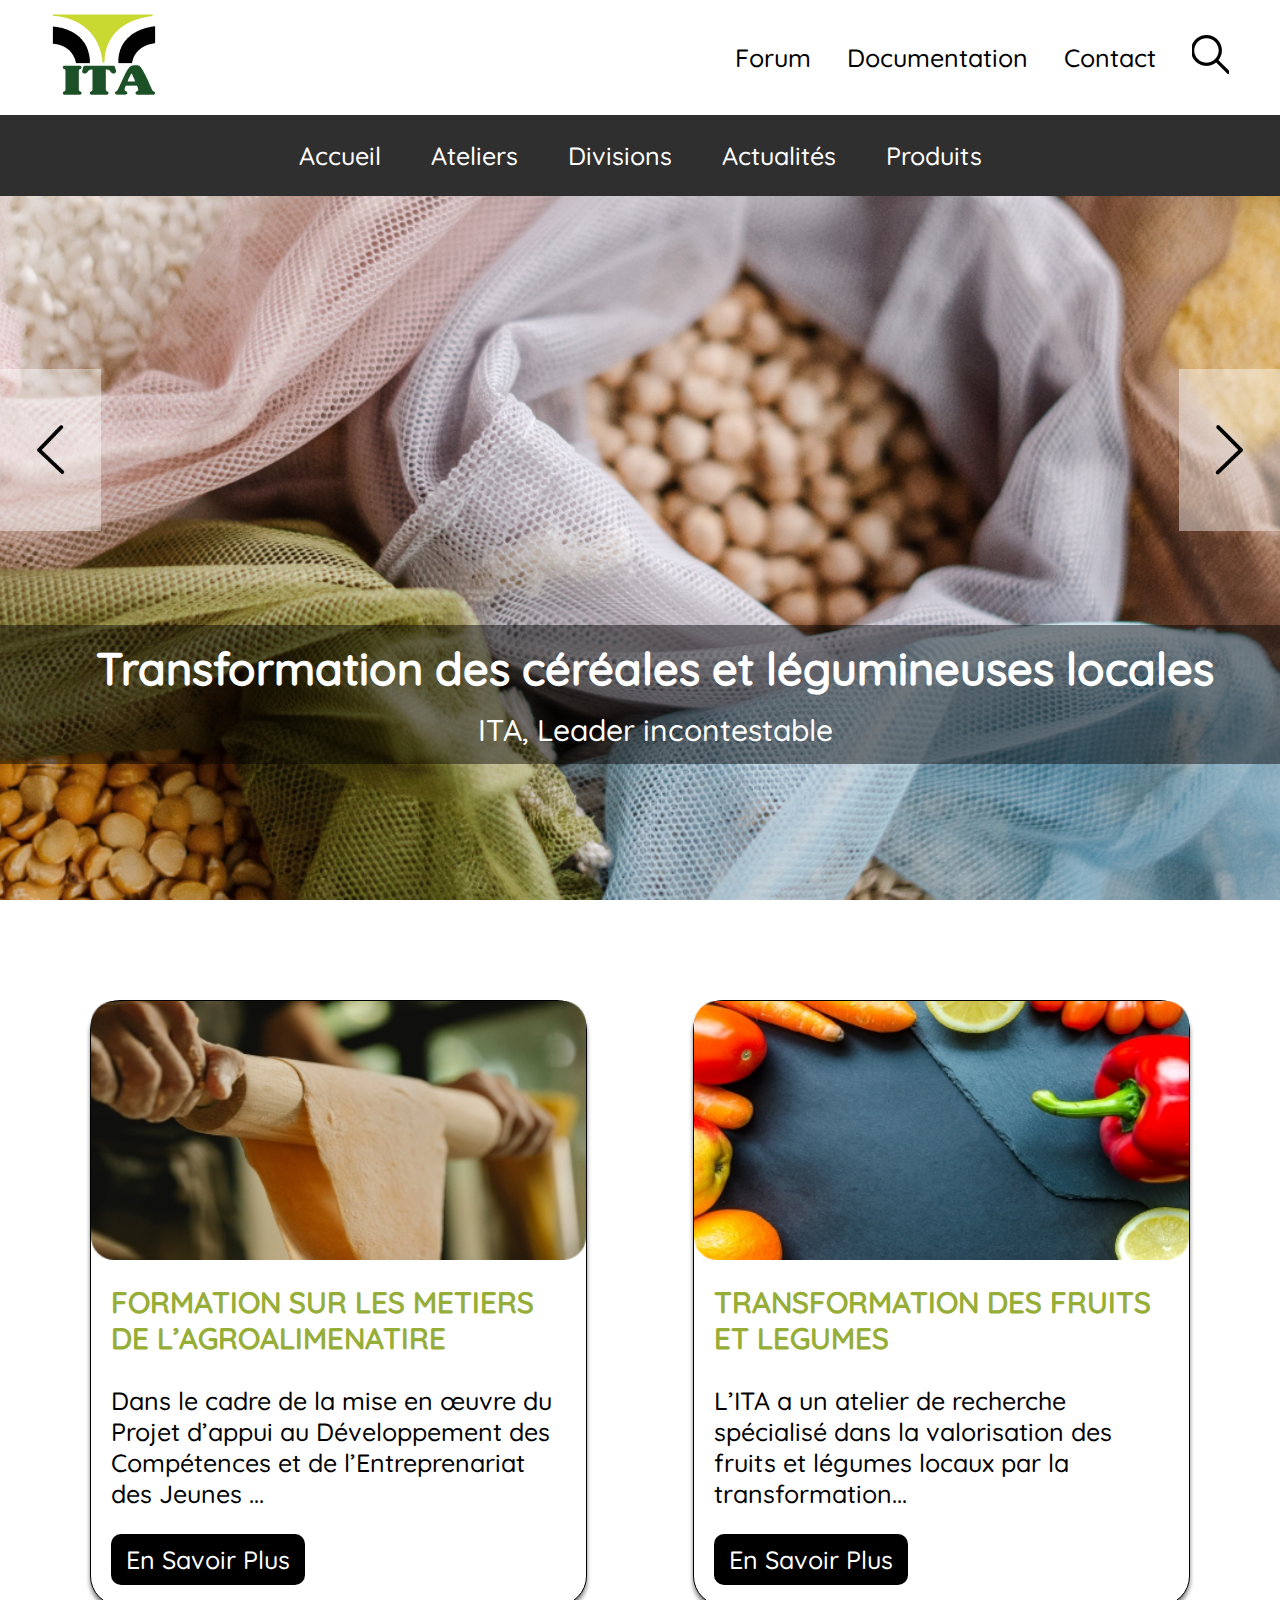
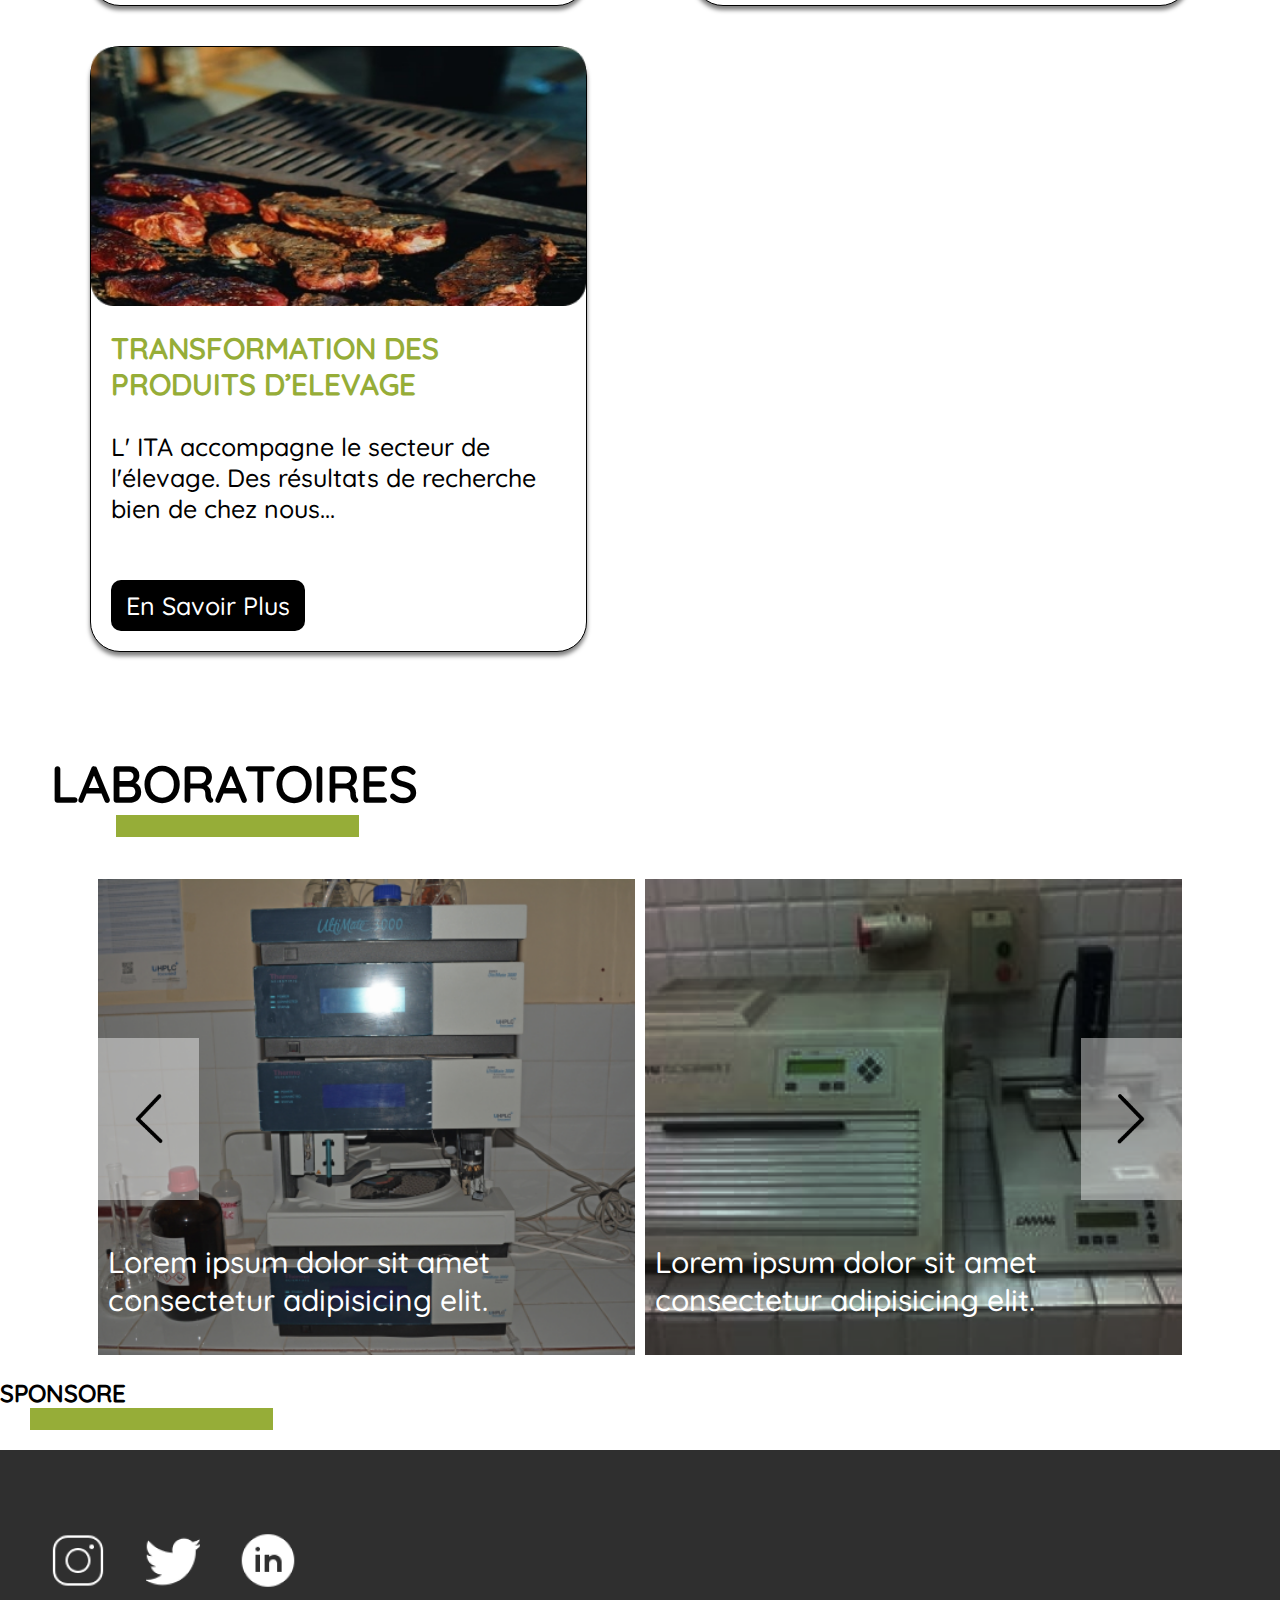
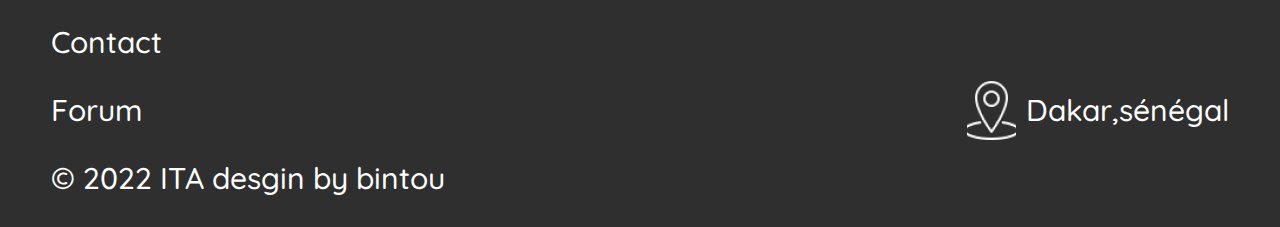
<file: index.html>
<!DOCTYPE html>
<html lang="fr">
<head>
    <meta charset="UTF-8">
    <meta name="viewport" content="width=device-width, initial-scale=1.0">
    <title>ITA</title>
    <link rel="shortcut icon" href="./favicon.png" type="image/x-icon">
    <link rel="stylesheet" href="./assets/css/style.css">
</head>
<body>
    <div class="Banner">
            <!-- /******** MENU *************/ -->
        <header class="container-content" >
            <div class="content-social">
                <div class="logo">
                    <img src="./assets/images/icon/logo.png" alt="Logo">
                </div>
                <ul class="liste-social">
                    <li class="link-social"><a href="./page/form.html">Forum</a></li>
                    <li class="link-social"><a href="#">Documentation</a></li>
                    <li class="link-social"><a href="./page/contact.html">Contact</a></li>
                    <li class="link-social"><a href="#">
                        <img src="./assets/images/icon/search.png" alt="Search">
                    </a></li>
                </ul>
            </div>
            <div class="content-header">
                <ul class="liste-header">
                    <li class="link-header"><a href="./index.html">Accueil</a></li>
                    <li class="link-header"><a href="#">Ateliers</a></li>
                    <li class="link-header"><a href="#">Divisions</a></li>
                    <li class="link-header"><a href="#">Actualités</a></li>
                    <li class="link-header"><a href="#">Produits</a></li>
                </ul>
            </div>
            <div id="top">
                <a href="#"  class="logo-mobile"><img class="m-auto " style="height: 50px;" src="./assets/images/icon/logo.png" alt=""></a>
                <a href="#menus" class="modalOpen" hidden><img src="./assets/images/icon/icons8-hamburger-menu-33.png" alt=""></a>
                <nav id="menus">
                  <a href="#" class="modalClose" hidden></a>
                  <div class="menu-mobile-content">
                    <div class="menu-mobile">
                        <a href="./index.html">
                            <img  src="./assets/images/icon/logo.png" style="height: 50px;"  alt="">
                        </a>
                        <a href="#" class="modalClose" hidden>
                            <img src="./assets/images/icon/icons8-close-33.png" style="height: 40px;" alt="">
                        </a>
                    </div>
    
                    <ul class="liste-social-mobile">
                        <li><a href="./page/form.html">Form</a></li>
                        <li><a href="#">Documentation</a></li>
                        <li><a href="./page/contact.html">Contact</a></li>
                        <li><a href="#">
                            <img src="./assets/images/icon/search.png" alt="">
                        </a></li>
                    </ul>

                    <ul class="liste-header-mobile">
                        <li><a href="./index.html">Accueil</a></li>
                        <li><a href="#">Ateliers</a></li>
                        <li><a href="#">Divisions</a></li>
                        <li><a href="#">Actualités</a></li>
                        <li><a href="#">Produits</a></li>
                    </ul>
                    
                    
                  </div>
                </nav>
            
            </div>
        </header>

        

        <!-- /********* BANNER *******/ -->

        <section class="content-banner">
            <div class="slide-container">
                <div class="custom-slider fade">
                    <!-- <div class="slide-index">1 / 3</div> -->
                    <img class="slide-img" src="./assets/images/illustration/actualité.png">
                    <div class="title-slide slide-text">
                        <h2 class="">Transformation des céréales et légumineuses locales </h2> 
                        <p> ITA, Leader incontestable</p>
                    </div>
                </div>
                <div class="custom-slider fade" style="display: none;">
                    <!-- <div class="slide-index">2 / 3</div> -->
                    <img class="slide-img" src="./assets/images/illustration/picture-link-page2.png" >
                    <div class="title-slide slide-text">
                        <h2 class="">Nullam luctus aliquam ornare. </h2> 
                        <p> ITA, Leader incontestable</p>
                    </div>
                </div>
                <div class="custom-slider fade" style="display: none;">
                    <!-- <div class="slide-index">3 / 3</div> -->
                    <img class="slide-img" src="./assets/images/illustration/picture-link-page3.png" >
                    <div class="title-slide slide-text">
                        <h2 class="">Praesent lobortis libero sed egestas suscipit.</h2> 
                        <p> ITA, Leader incontestable</p>
                    </div>
                </div>
                <a class="prev" onclick="plusSlides(-1)"><img src="./assets/images/icon/fleche1.png" alt=""></a>
                <a class="next" onclick="plusSlides(1)"><img src="./assets/images/icon/fleche2.png" alt=""></a>
            </div>
        </section>
    </div>

    <!-- /***************** CONTENT PAGE ***************/ -->

    <div class="container-page">
        <div class="content-page">
            <div  class="link-page">
                <div class="picture-page">
                    <img src="./assets/images/illustration/picture-link-page1.png" alt="picture-link-page1">
                </div>
                <div class="description-page">
                    <h3 class="title-page-decri">FORMATION SUR LES METIERS DE L’AGROALIMENATIRE</h3>
                    <p class="paragraphe-page">Dans le cadre de la mise en œuvre du Projet d’appui au Développement des Compétences et de l’Entreprenariat des Jeunes ...</p>
                    <a href="./page/contenue.html" class="button-en-savoir-plus">En Savoir Plus</a>
                </div>
            </div>
            <div  class="link-page">
                <div class="picture-page">
                    <img src="./assets/images/illustration/picture-link-page2.png" alt="picture-link-page1">
                </div>
                <div class="description-page">
                    <h3 class="title-page-decri">TRANSFORMATION DES FRUITS ET LEGUMES</h3>
                    <p class="paragraphe-page">L’ITA a un atelier de recherche spécialisé dans la valorisation des fruits et légumes locaux par la transformation...</p>
                    <a href="./page/contenue2.html" class="button-en-savoir-plus">En Savoir Plus</a>
                </div>
            </div>
            <div  class="link-page">
                <div class="picture-page">
                    <img src="./assets/images/illustration/picture-link-page3.png" alt="picture-link-page1">
                </div>
                <div class="description-page">
                    <h3 class="title-page-decri">TRANSFORMATION DES PRODUITS D’ELEVAGE</h3>
                    <p class="paragraphe-page">L' ITA accompagne le secteur de l'élevage. Des résultats de recherche bien de chez nous...</p>
                    <a href="#" class="button-en-savoir-plus">En Savoir Plus</a>
                </div>
            </div>
        </div>
    </div>

    <!-- /*********** LABORATOIRE ***********/ -->

    <section class="content-laboratoire">
        <h2 class="title-default">LABORATOIRES</h2>
        <div class="slider-laboratoire">
            <div class="custom-slider-labo fade" >
                <div class="picture-labo">
                    <img src="./assets/images/illustration/labo1.png" alt="">
                    <p>Lorem ipsum dolor sit amet consectetur adipisicing elit.</p>
                </div>
                <div class="picture-labo">
                    <img src="./assets/images/illustration/labo2.png" alt="">
                    <p>Lorem ipsum dolor sit amet consectetur adipisicing elit.</p>
                </div>
                <div class="picture-labo">
                    <img src="./assets/images/illustration/labo3.png" alt="">
                    <p>Lorem ipsum dolor sit amet consectetur adipisicing elit.</p>
                </div>
            </div>
            <div class="custom-slider-labo fade" style="display: none;">
                <div class="picture-labo">
                    <img src="./assets/images/illustration/labo3.png" alt="">
                    <p>Lorem ipsum dolor sit amet consectetur adipisicing elit.</p>
                </div>
                <div class="picture-labo">
                    <img src="./assets/images/illustration/labo2.png" alt="">
                    <p>Lorem ipsum dolor sit amet consectetur adipisicing elit.</p>
                </div>
                <div class="picture-labo">
                    <img src="./assets/images/illustration/labo1.png" alt="">
                    <p>Lorem ipsum dolor sit amet consectetur adipisicing elit.</p>
                </div>
            </div>
            <div class="custom-slider-labo fade" style="display: none;">
                <div class="picture-labo">
                    <img src="./assets/images/illustration/labo2.png" alt="">
                    <p>Lorem ipsum dolor sit amet consectetur adipisicing elit.</p>
                </div>
                <div class="picture-labo">
                    <img src="./assets/images/illustration/labo3.png" alt="">
                    <p>Lorem ipsum dolor sit amet consectetur adipisicing elit.</p>
                </div>
                <div class="picture-labo">
                    <img src="./assets/images/illustration/labo1.png" alt="">
                    <p>Lorem ipsum dolor sit amet consectetur adipisicing elit.</p>
                </div>
            </div>
            <a class="prev" onclick="plusSlides(-1)"><img src="./assets/images/icon/fleche1.png" alt=""></a>
            <a class="next" onclick="plusSlides(1)"><img src="./assets/images/icon/fleche2.png" alt=""></a>
        </div>
    </section>

    <section class="content-sponsore">
        <h2 class="title-default">SPONSORE</h2>
        
    </section>

    <footer>
        <div class="content-footer">
            <div class="reseaux-sociaux">
                <a href="#">
                    <img src="./assets/images/icon/instagram.png" alt="instagram">
                </a>
                <a href="#">
                    <img src="./assets/images/icon/linkedin.png" alt="linkedin">
                </a>
                <a href="#">
                    <img src="./assets/images/icon/twitter.png" alt="twitter">
                </a>
            </div>
            <div class="categorie-footer">
                <div class="mini-menu-footer">
                    <ul class="liste-mini">
                        <li><a href="#">Contact</a></li>
                        <li><a href="#">Forum</a></li>
                        <li>© 2022 ITA desgin by bintou </li>
                    </ul>
                    <div class="location-footer">
                        <img src="../assets/images/icon/location.png" alt="location">
                        <p>Dakar,sénégal</p>
                    </div>
                </div>
            </div>
        </div>
    </footer>


    <script src="./app.js"></script>
</body>
</html>
</file>
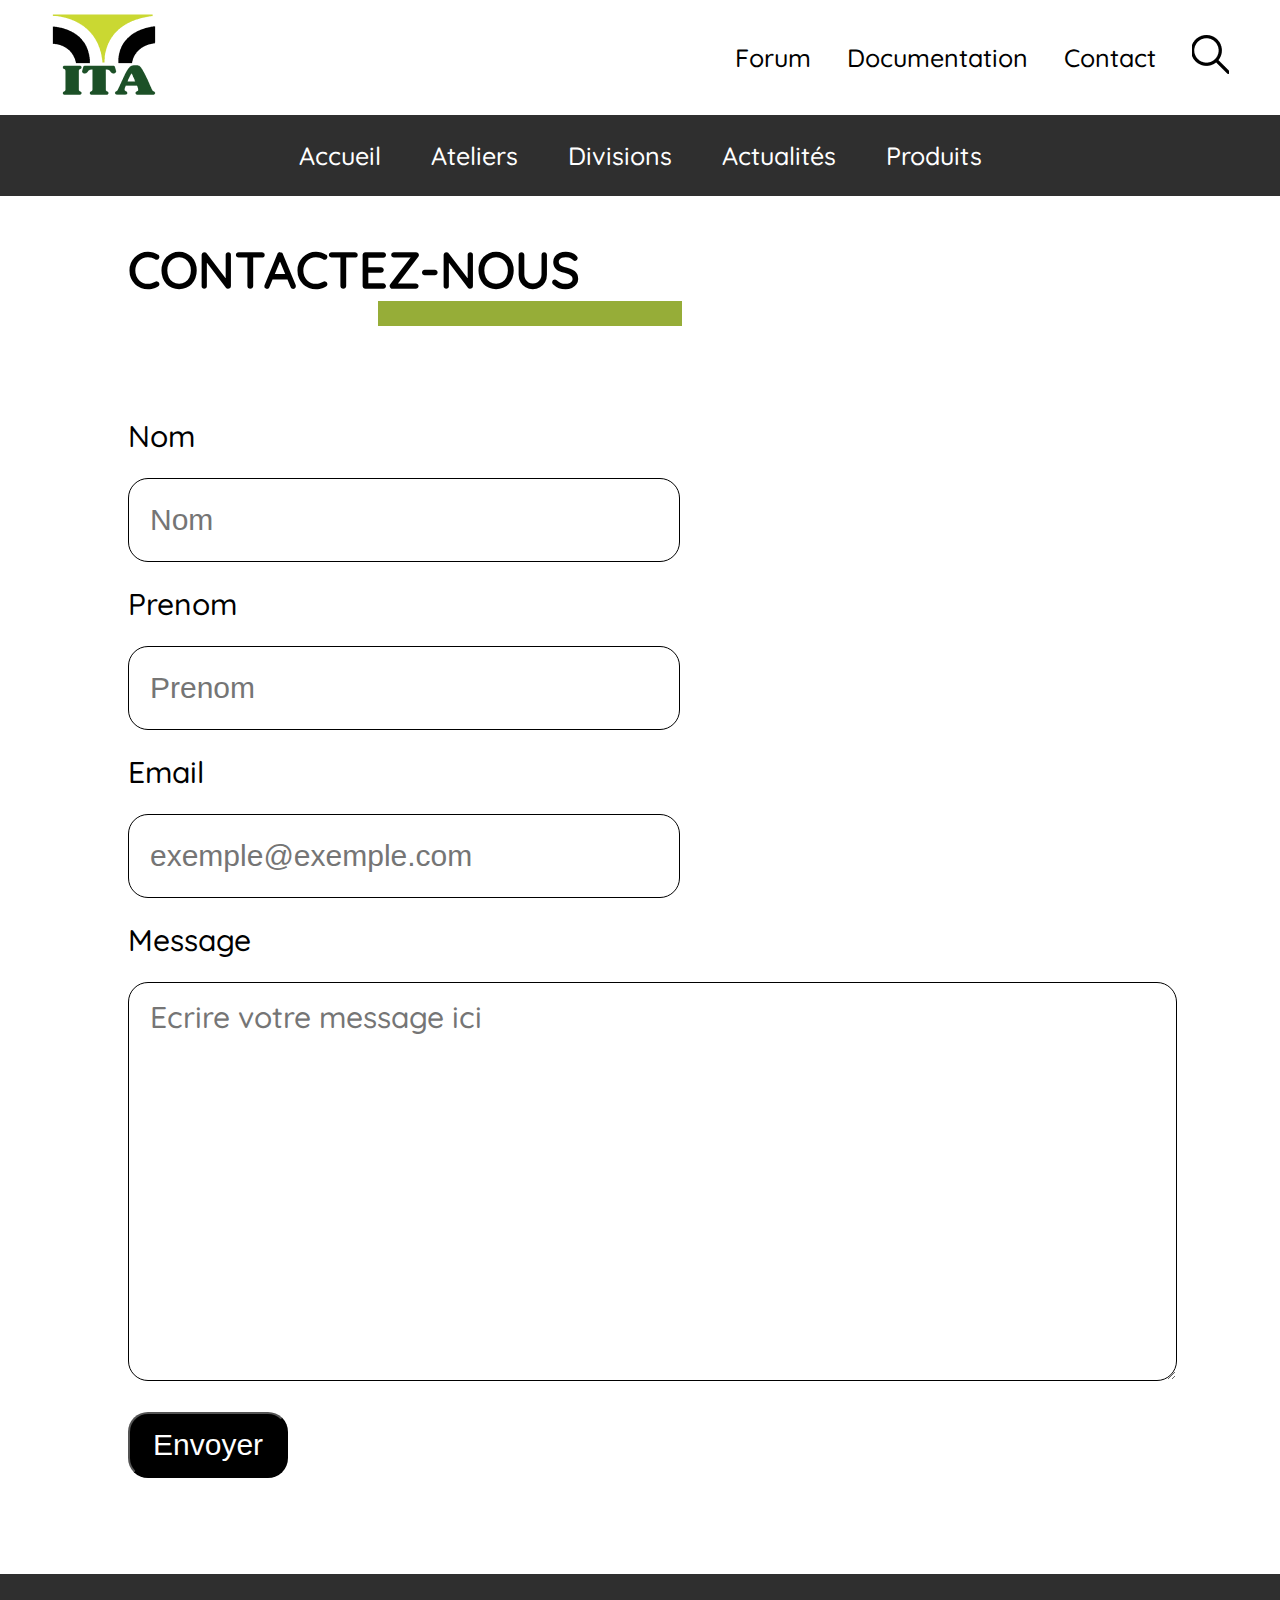
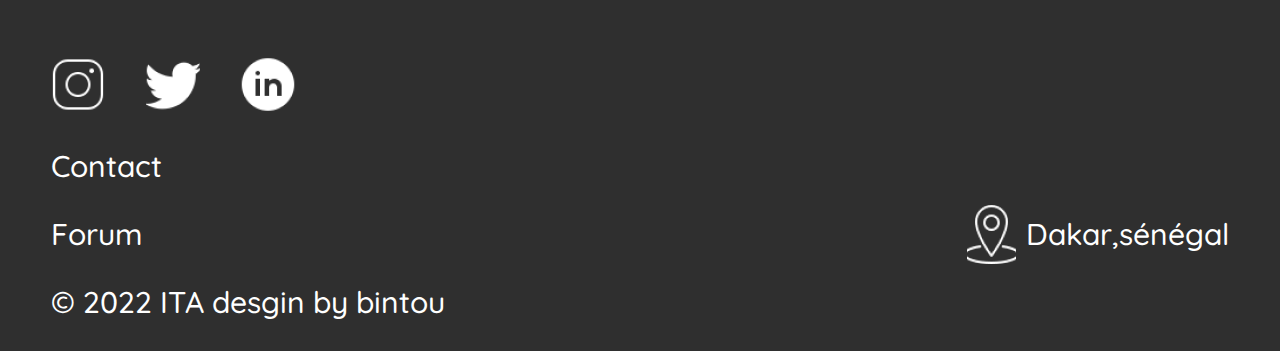
<file: page/contact.html>
<!DOCTYPE html>
<html lang="fr">
<head>
    <meta charset="UTF-8">
    <meta name="viewport" content="width=device-width, initial-scale=1.0">
    <title>Contact</title>
    <link rel="shortcut icon" href="../favicon.png" type="image/x-icon">
    <link rel="stylesheet" href="../assets/css/style.css">
</head>
<body>
    <div class="">
            <!-- /******** MENU *************/ -->
            <header class="container-content" >
                <div class="content-social">
                    <div class="logo">
                        <img src="../assets/images/icon/logo.png" alt="Logo">
                    </div>
                    <ul class="liste-social">
                        <li class="link-social"><a href="../page/form.html">Forum</a></li>
                        <li class="link-social"><a href="#">Documentation</a></li>
                        <li class="link-social"><a href="../page/contact.html">Contact</a></li>
                        <li class="link-social"><a href="#">
                            <img src="../assets/images/icon/search.png" alt="Search">
                        </a></li>
                    </ul>
                </div>
                <div class="content-header">
                    <ul class="liste-header">
                        <li class="link-header"><a href="../index.html">Accueil</a></li>
                        <li class="link-header"><a href="#">Ateliers</a></li>
                        <li class="link-header"><a href="#">Divisions</a></li>
                        <li class="link-header"><a href="#">Actualités</a></li>
                        <li class="link-header"><a href="#">Produits</a></li>
                    </ul>
                </div>
                <div id="top">
                    <a href="#"  class="logo-mobile"><img class="m-auto " style="height: 50px;" src="../assets/images/icon/logo.png" alt=""></a>
                    <a href="#menus" class="modalOpen" hidden><img src="../assets/images/icon/icons8-hamburger-menu-33.png" alt=""></a>
                    <nav id="menus">
                      <a href="#" class="modalClose" hidden></a>
                      <div class="menu-mobile-content">
                        <div class="menu-mobile">
                            <a href="../index.html">
                                <img  src="../assets/images/icon/logo.png" style="height: 50px;"  alt="">
                            </a>
                            <a href="#" class="modalClose" hidden>
                                <img src="../assets/images/icon/icons8-close-33.png" style="height: 40px;" alt="">
                            </a>
                        </div>
        
                        <ul class="liste-social-mobile">
                            <li><a href="../page/form.html">Form</a></li>
                            <li><a href="#">Documentation</a></li>
                            <li><a href="../page/contact.html">Contact</a></li>
                            <li><a href="#">
                                <img src="../assets/images/icon/search.png" alt="">
                            </a></li>
                        </ul>
    
                        <ul class="liste-header-mobile">
                            <li><a href="../index.html">Accueil</a></li>
                            <li><a href="#">Ateliers</a></li>
                            <li><a href="#">Divisions</a></li>
                            <li><a href="#">Actualités</a></li>
                            <li><a href="#">Produits</a></li>
                        </ul>
                        
                        
                      </div>
                    </nav>
                
                </div>
            </header>
    
        
    </div>

        <div class="content-contact">
            <div class="contact">
                <h2 class="title-default">CONTACTEZ-NOUS</h2>
                <form action="#">
                    <div class="formulair-contact">
                        <div class="">
                            <label for="name">Prenom</label><br>
                            <input type="text" placeholder="Prenom" id="name" name="user_name" /><br>
                            <label for="Email">Email</label><br>
                            <input type="email" placeholder="exemple@exemple.com" id="Email" name="Email" />
                        </div>
                        <div>
                            <label for="nom">Nom</label><br>
                            <input type="text" placeholder="Nom" id="nom" name="nom" />
                        </div>
                    </div>
                    <label for="Message">Message</label><br>
                    <textarea name="Message" placeholder="Ecrire votre message ici" id="Message" cols="30" rows="10"></textarea><br>
                    <button>Envoyer</button>
                </form>
            </div>
        </div>
        

        <footer>
            <div class="content-footer">
                <div class="reseaux-sociaux">
                    <a href="#">
                        <img src="../assets/images/icon/instagram.png" alt="instagram">
                    </a>
                    <a href="#">
                        <img src="../assets/images/icon/linkedin.png" alt="linkedin">
                    </a>
                    <a href="#">
                        <img src="../assets/images/icon/twitter.png" alt="twitter">
                    </a>
                </div>
                <div class="categorie-footer">
                    <div class="mini-menu-footer">
                        <ul class="liste-mini">
                            <li><a href="#">Contact</a></li>
                            <li><a href="#">Forum</a></li>
                            <li>© 2022 ITA desgin by bintou </li>
                        </ul>
                        <div class="location-footer">
                            <img src="../assets/images/icon/location.png" alt="location">
                            <p>Dakar,sénégal</p>
                        </div>
                    </div>
                </div>
            </div>
        </footer>

    <script src="../app.js"></script>
</body>
</html>
</file>
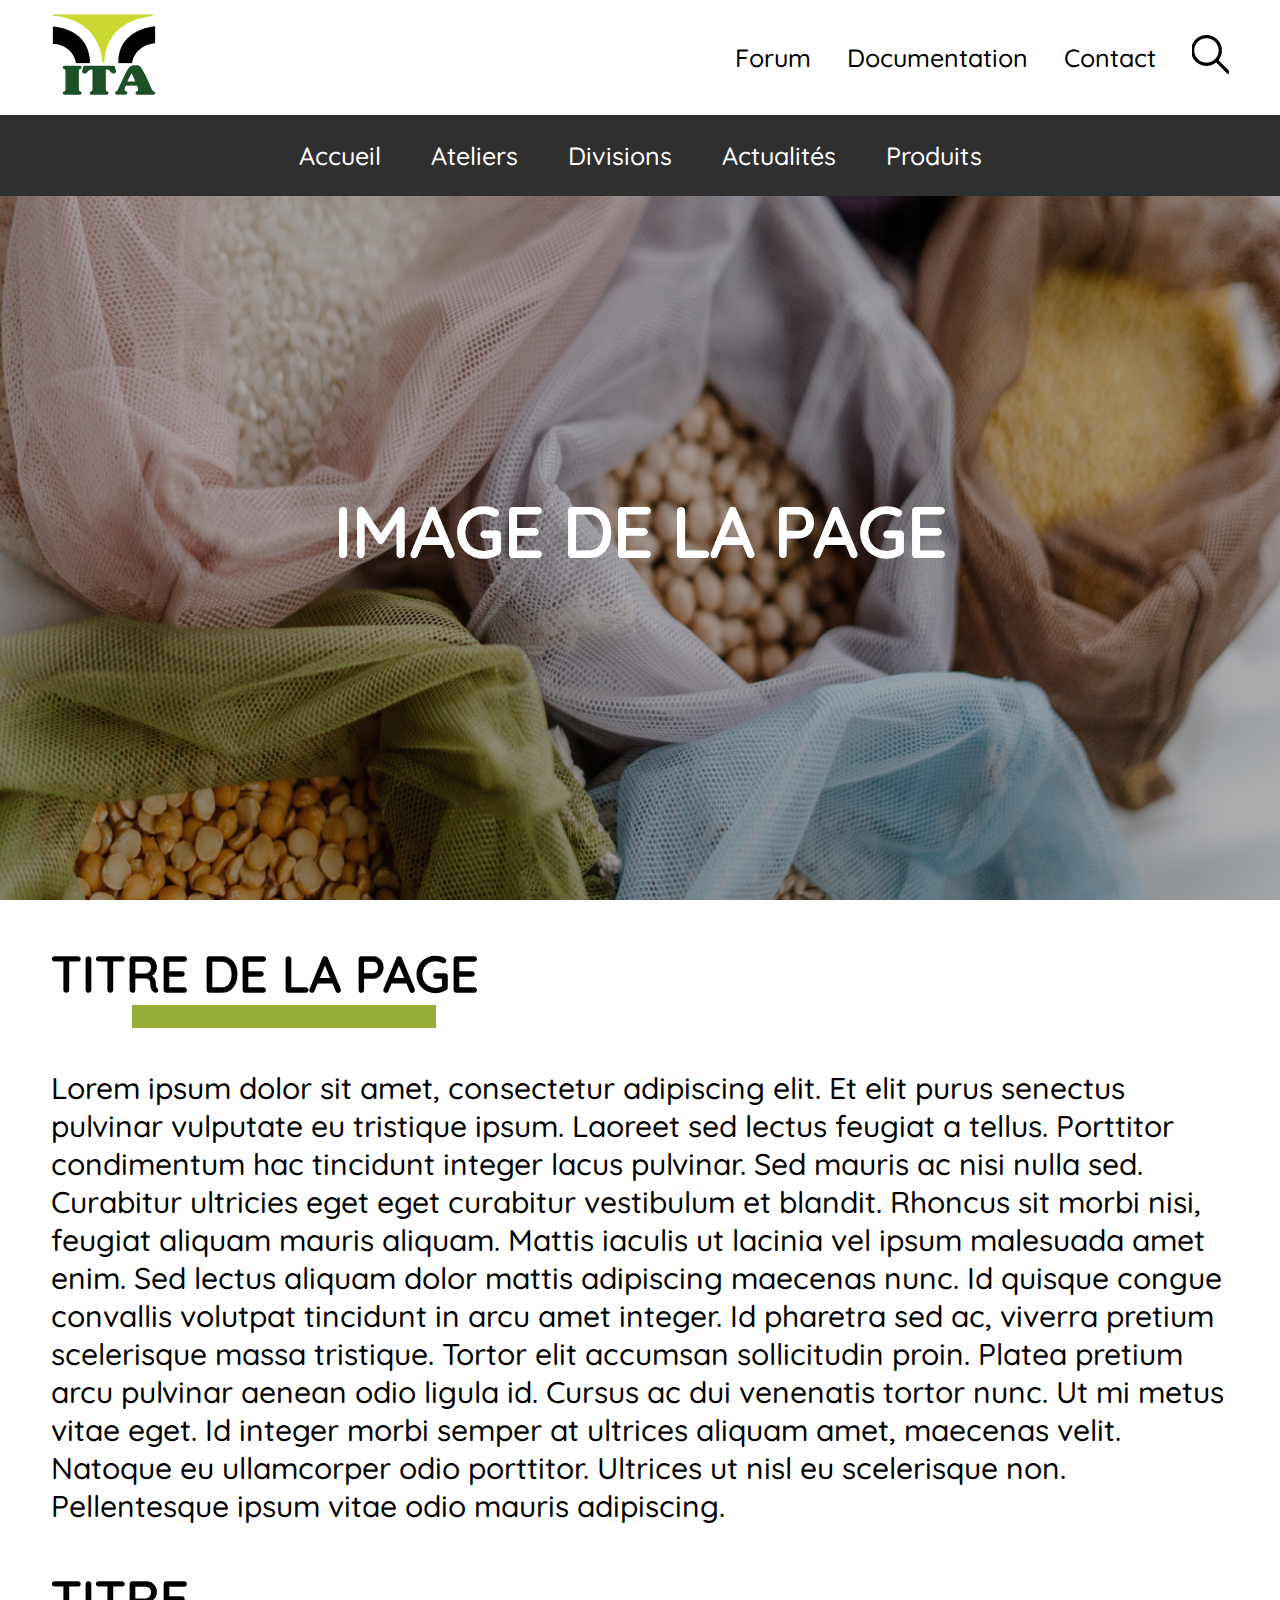
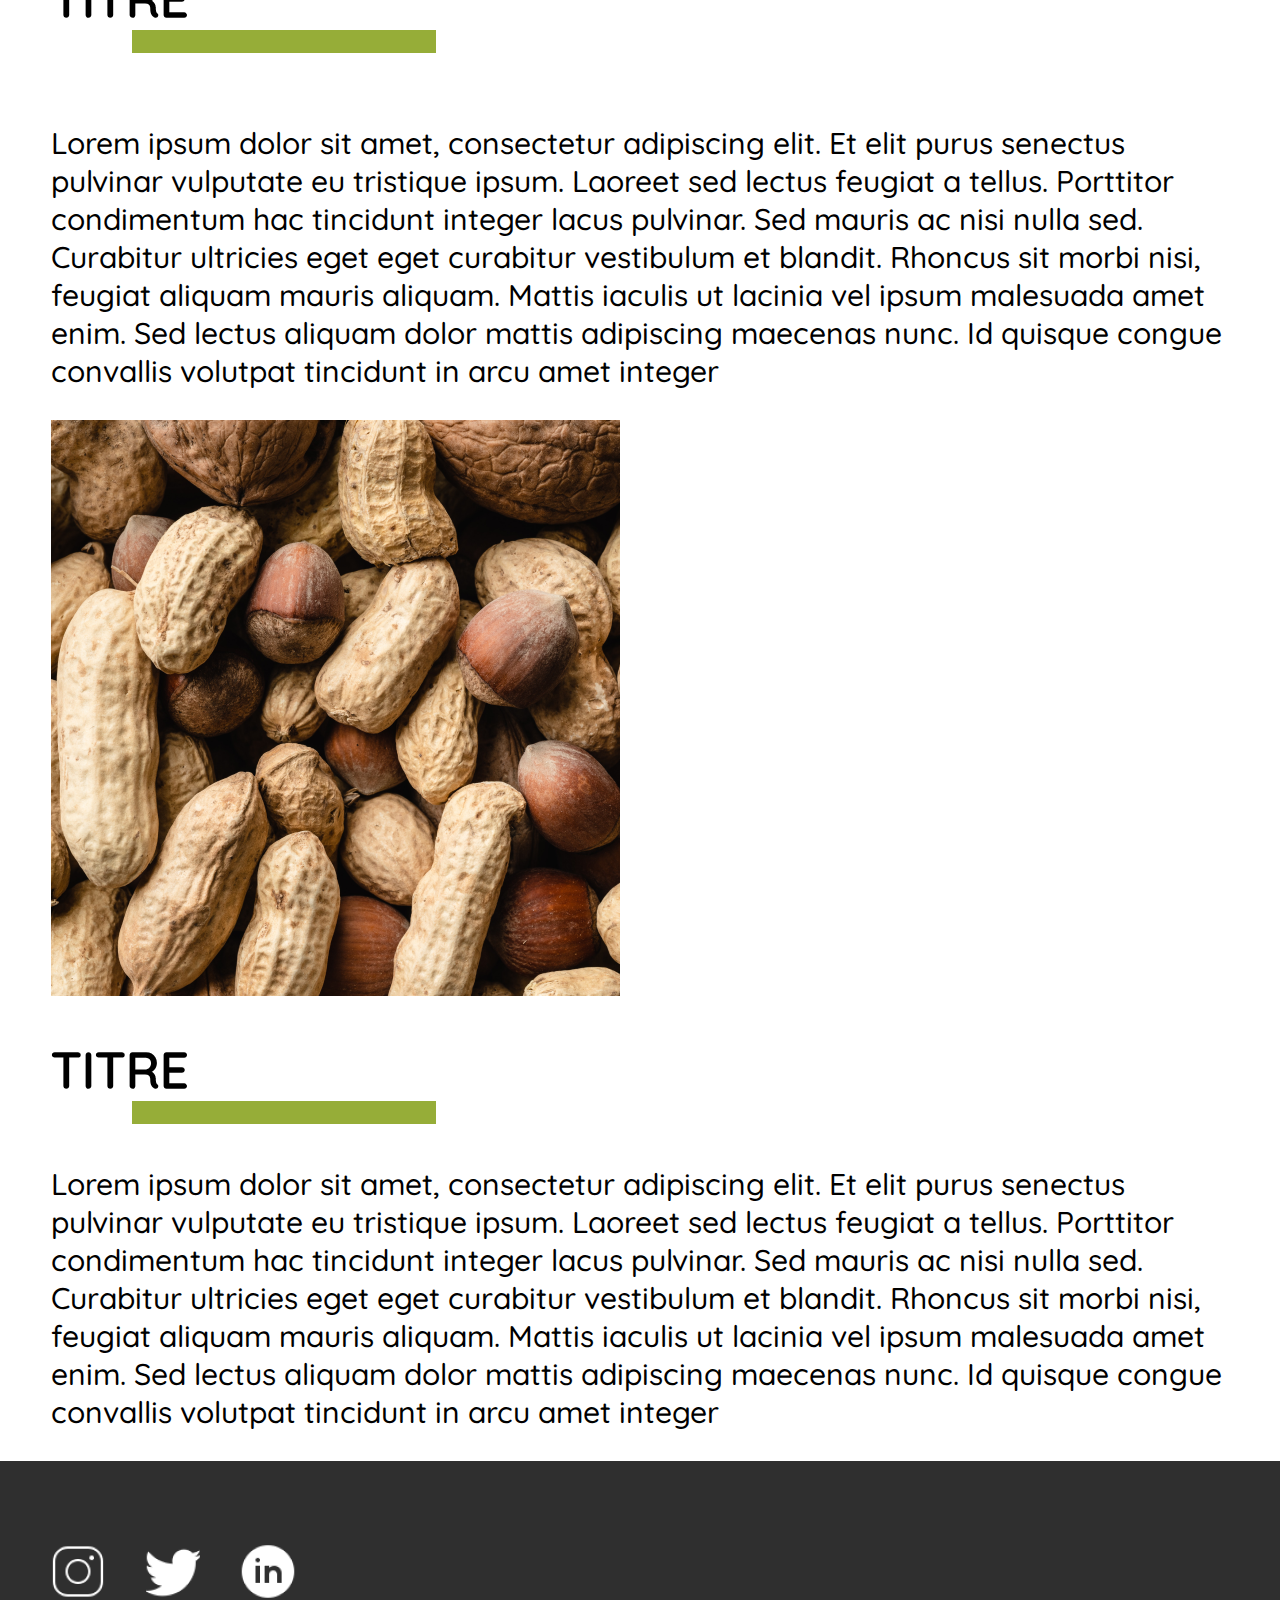
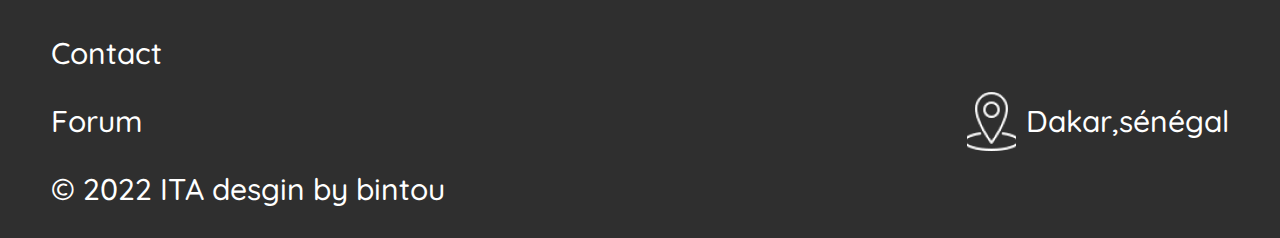
<file: page/contenue.html>
<!DOCTYPE html>
<html lang="fr">
<head>
    <meta charset="UTF-8">
    <meta name="viewport" content="width=device-width, initial-scale=1.0">
    <title>Contenue</title>
    <link rel="shortcut icon" href="../favicon.png" type="image/x-icon">
    <link rel="stylesheet" href="../assets/css/style.css">
</head>
<body>
    <div class="banner-contenue ">
            <!-- /******** MENU *************/ -->
            <header class="container-content" >
                <div class="content-social">
                    <div class="logo">
                        <img src="../assets/images/icon/logo.png" alt="Logo">
                    </div>
                    <ul class="liste-social">
                        <li class="link-social"><a href="../page/form.html">Forum</a></li>
                        <li class="link-social"><a href="#">Documentation</a></li>
                        <li class="link-social"><a href="../page/contact.html">Contact</a></li>
                        <li class="link-social"><a href="#">
                            <img src="../assets/images/icon/search.png" alt="Search">
                        </a></li>
                    </ul>
                </div>
                <div class="content-header">
                    <ul class="liste-header">
                        <li class="link-header"><a href="../index.html">Accueil</a></li>
                        <li class="link-header"><a href="#">Ateliers</a></li>
                        <li class="link-header"><a href="#">Divisions</a></li>
                        <li class="link-header"><a href="#">Actualités</a></li>
                        <li class="link-header"><a href="#">Produits</a></li>
                    </ul>
                </div>
                <div id="top">
                    <a href="#"  class="logo-mobile"><img class="m-auto " style="height: 50px;" src="../assets/images/icon/logo.png" alt=""></a>
                    <a href="#menus" class="modalOpen" hidden><img src="../assets/images/icon/icons8-hamburger-menu-33.png" alt=""></a>
                    <nav id="menus">
                      <a href="#" class="modalClose" hidden></a>
                      <div class="menu-mobile-content">
                        <div class="menu-mobile">
                            <a href="../index.html">
                                <img  src="../assets/images/icon/logo.png" style="height: 50px;"  alt="">
                            </a>
                            <a href="#" class="modalClose" hidden>
                                <img src="../assets/images/icon/icons8-close-33.png" style="height: 40px;" alt="">
                            </a>
                        </div>
        
                        <ul class="liste-social-mobile">
                            <li><a href="../page/form.html">Form</a></li>
                            <li><a href="#">Documentation</a></li>
                            <li><a href="../page/contact.html">Contact</a></li>
                            <li><a href="#">
                                <img src="../assets/images/icon/search.png" alt="">
                            </a></li>
                        </ul>
    
                        <ul class="liste-header-mobile">
                            <li><a href="../index.html">Accueil</a></li>
                            <li><a href="#">Ateliers</a></li>
                            <li><a href="#">Divisions</a></li>
                            <li><a href="#">Actualités</a></li>
                            <li><a href="#">Produits</a></li>
                        </ul>
                        
                        
                      </div>
                    </nav>
                
                </div>
            </header>
    
        <div class="image-page">
            <img src="../assets/images/illustration/actualité.png" alt="actualité">
            <h2>IMAGE DE LA PAGE</h2>
        </div>
    </div>

        <section class="content-contenue1">
            
            <div class="introduction-contenue">
                <h2 class="title-default">TITRE DE LA PAGE </h2>
                <p class="paragraphe-intro">
                    Lorem ipsum dolor sit amet, consectetur adipiscing elit. Et elit purus senectus pulvinar vulputate eu tristique ipsum. Laoreet sed lectus feugiat a tellus. Porttitor condimentum hac tincidunt integer lacus pulvinar.  Sed mauris ac nisi nulla sed. <br>
                    Curabitur ultricies eget eget curabitur vestibulum et blandit. Rhoncus sit morbi nisi, feugiat aliquam mauris aliquam. Mattis iaculis ut lacinia vel ipsum malesuada amet enim. Sed lectus aliquam dolor mattis adipiscing maecenas nunc. Id quisque congue convallis volutpat tincidunt in arcu amet integer. Id pharetra sed ac, viverra pretium scelerisque massa tristique. Tortor elit accumsan sollicitudin proin. Platea pretium arcu pulvinar aenean odio ligula id. Cursus ac dui venenatis tortor nunc. Ut mi metus vitae eget. Id integer morbi semper at ultrices aliquam amet, maecenas velit. Natoque eu ullamcorper odio porttitor. Ultrices ut nisl eu scelerisque non. Pellentesque ipsum vitae odio mauris adipiscing.
                </p>
            </div>
            <div class="referance-contenue">
                <h2 class="title-default">TITRE</h2>
                <div class="paragraphe-referance">
                    <p>Lorem ipsum dolor sit amet, consectetur adipiscing elit. Et elit purus senectus pulvinar vulputate eu tristique ipsum. Laoreet sed lectus feugiat a tellus. Porttitor condimentum hac tincidunt integer lacus pulvinar. Sed mauris ac nisi nulla sed. <br>
                        Curabitur ultricies eget eget curabitur vestibulum et blandit. Rhoncus sit morbi nisi, feugiat aliquam mauris aliquam. Mattis iaculis ut lacinia vel ipsum malesuada amet enim. Sed lectus aliquam dolor mattis adipiscing maecenas nunc. Id quisque congue convallis volutpat tincidunt in arcu amet integer</p>

                    <img src="../assets/images/illustration/referance-contenue.png" alt="referance-contenue">
                </div>
            </div>
            <div class="conclusion-contenue">
                <h2 class="title-default">TITRE</h2>
                <p>Lorem ipsum dolor sit amet, consectetur adipiscing elit. Et elit purus senectus pulvinar vulputate eu tristique ipsum. Laoreet sed lectus feugiat a tellus. Porttitor condimentum hac tincidunt integer lacus pulvinar. Sed mauris ac nisi nulla sed. <br>
                    Curabitur ultricies eget eget curabitur vestibulum et blandit. Rhoncus sit morbi nisi, feugiat aliquam mauris aliquam. Mattis iaculis ut lacinia vel ipsum malesuada amet enim. Sed lectus aliquam dolor mattis adipiscing maecenas nunc. Id quisque congue convallis volutpat tincidunt in arcu amet integer</p>
            </div>
        </section>
        

        <footer>
            <div class="content-footer">
                <div class="reseaux-sociaux">
                    <a href="#">
                        <img src="../assets/images/icon/instagram.png" alt="instagram">
                    </a>
                    <a href="#">
                        <img src="../assets/images/icon/linkedin.png" alt="linkedin">
                    </a>
                    <a href="#">
                        <img src="../assets/images/icon/twitter.png" alt="twitter">
                    </a>
                </div>
                <div class="categorie-footer">
                    <div class="mini-menu-footer">
                        <ul class="liste-mini">
                            <li><a href="#">Contact</a></li>
                            <li><a href="#">Forum</a></li>
                            <li>© 2022 ITA desgin by bintou </li>
                        </ul>
                        <div class="location-footer">
                            <img src="../assets/images/icon/location.png" alt="location">
                            <p>Dakar,sénégal</p>
                        </div>
                    </div>
                </div>
            </div>
        </footer>

    <script src="../app.js"></script>
</body>
</html>
</file>
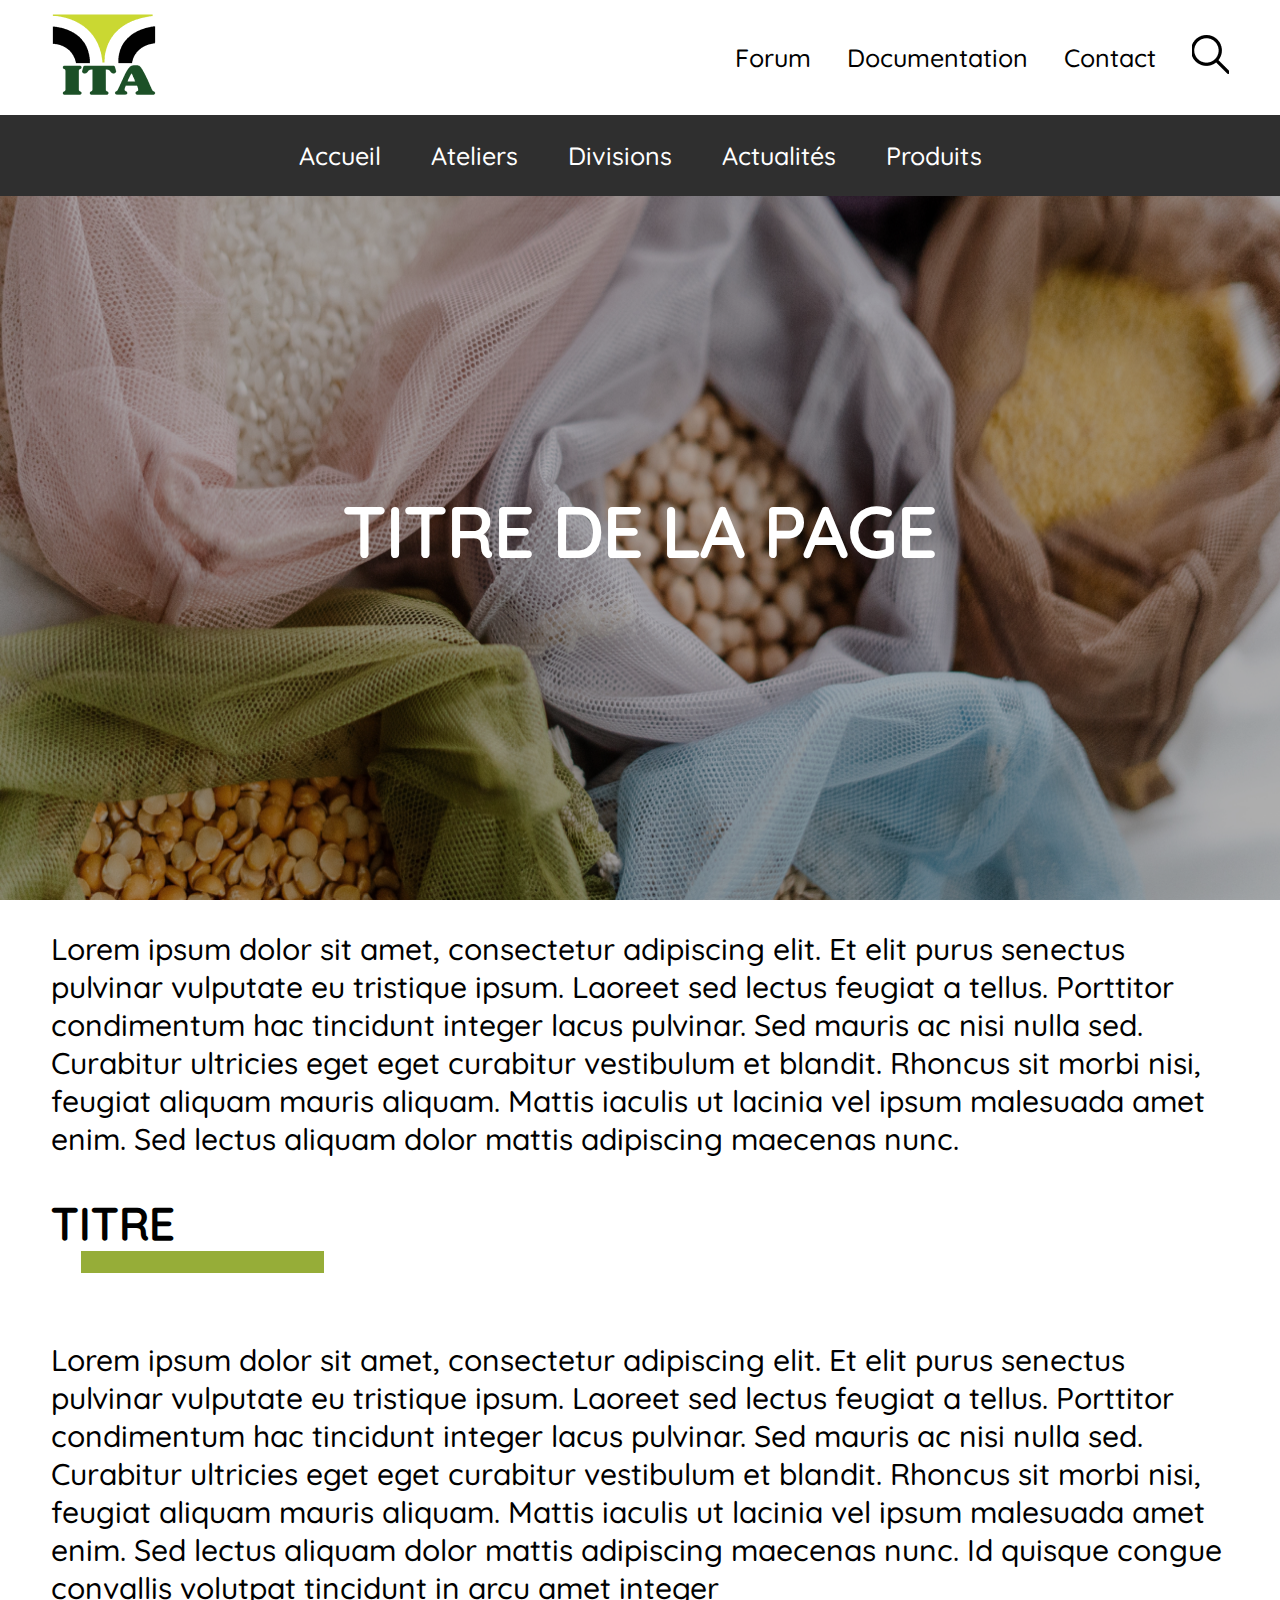
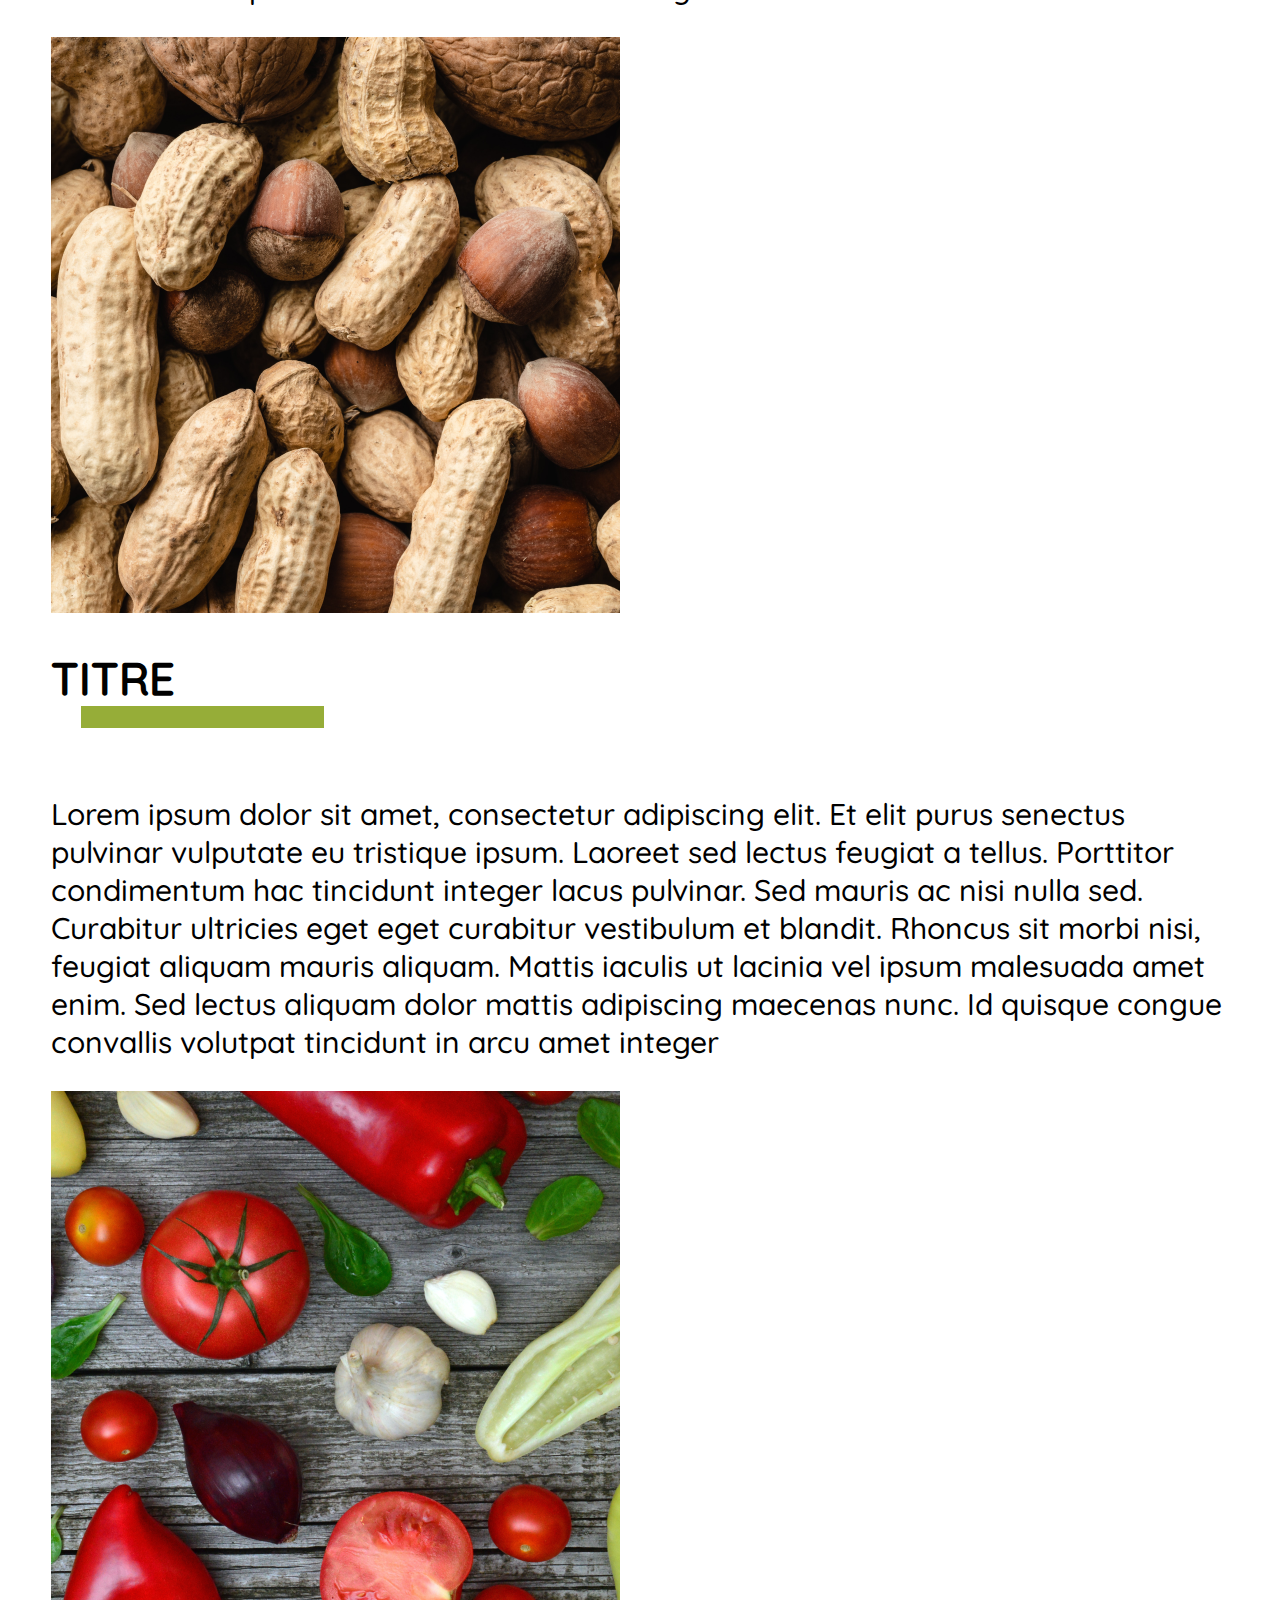
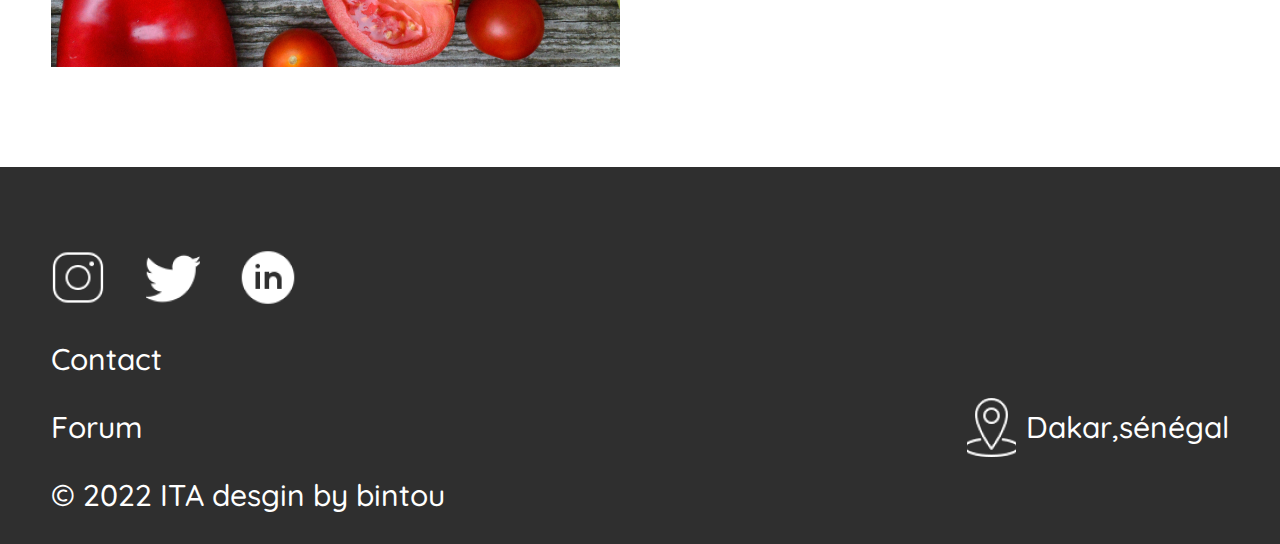
<file: page/contenue2.html>
<!DOCTYPE html>
<html lang="fr">
<head>
    <meta charset="UTF-8">
    <meta name="viewport" content="width=device-width, initial-scale=1.0">
    <title>Contenue 2</title>
    <link rel="shortcut icon" href="../favicon.png" type="image/x-icon">
    <link rel="stylesheet" href="../assets/css/style.css">
</head>
<body>
    <div class="banner-contenue">
            <!-- /******** MENU *************/ -->
            <header class="container-content" >
                <div class="content-social">
                    <div class="logo">
                        <img src="../assets/images/icon/logo.png" alt="Logo">
                    </div>
                    <ul class="liste-social">
                        <li class="link-social"><a href="../page/form.html">Forum</a></li>
                        <li class="link-social"><a href="#">Documentation</a></li>
                        <li class="link-social"><a href="../page/contact.html">Contact</a></li>
                        <li class="link-social"><a href="#">
                            <img src="../assets/images/icon/search.png" alt="Search">
                        </a></li>
                    </ul>
                </div>
                <div class="content-header">
                    <ul class="liste-header">
                        <li class="link-header"><a href="../index.html">Accueil</a></li>
                        <li class="link-header"><a href="#">Ateliers</a></li>
                        <li class="link-header"><a href="#">Divisions</a></li>
                        <li class="link-header"><a href="#">Actualités</a></li>
                        <li class="link-header"><a href="#">Produits</a></li>
                    </ul>
                </div>
                <div id="top">
                    <a href="#"  class="logo-mobile"><img class="m-auto " style="height: 50px;" src="../assets/images/icon/logo.png" alt=""></a>
                    <a href="#menus" class="modalOpen" hidden><img src="../assets/images/icon/icons8-hamburger-menu-33.png" alt=""></a>
                    <nav id="menus">
                      <a href="#" class="modalClose" hidden></a>
                      <div class="menu-mobile-content">
                        <div class="menu-mobile">
                            <a href="../index.html">
                                <img  src="../assets/images/icon/logo.png" style="height: 50px;"  alt="">
                            </a>
                            <a href="#" class="modalClose" hidden>
                                <img src="../assets/images/icon/icons8-close-33.png" style="height: 40px;" alt="">
                            </a>
                        </div>
        
                        <ul class="liste-social-mobile">
                            <li><a href="../page/form.html">Form</a></li>
                            <li><a href="#">Documentation</a></li>
                            <li><a href="../page/contact.html">Contact</a></li>
                            <li><a href="#">
                                <img src="../assets/images/icon/search.png" alt="">
                            </a></li>
                        </ul>
    
                        <ul class="liste-header-mobile">
                            <li><a href="../index.html">Accueil</a></li>
                            <li><a href="#">Ateliers</a></li>
                            <li><a href="#">Divisions</a></li>
                            <li><a href="#">Actualités</a></li>
                            <li><a href="#">Produits</a></li>
                        </ul>
                        
                        
                      </div>
                    </nav>
                
                </div>
            </header>
    
        <div class="image-page">
            <img src="../assets/images/illustration/actualité.png" alt="actualité">
            <h2>TITRE DE LA PAGE</h2>
        </div>
    </div>

        <div class="content-contenue2">
            <p class="intro">Lorem ipsum dolor sit amet, consectetur adipiscing elit. Et elit purus senectus pulvinar vulputate eu tristique ipsum. Laoreet sed lectus feugiat a tellus. Porttitor condimentum hac tincidunt integer lacus pulvinar. Sed mauris ac nisi nulla sed. <br>
                Curabitur ultricies eget eget curabitur vestibulum et blandit. Rhoncus sit morbi nisi, feugiat aliquam mauris aliquam. Mattis iaculis ut lacinia vel ipsum malesuada amet enim. Sed lectus aliquam dolor mattis adipiscing maecenas nunc. </p>
            <div class="referance-contenue">
                <h2 class="title-default">TITRE</h2>
                <div class="paragraphe-referance">
                    <p>Lorem ipsum dolor sit amet, consectetur adipiscing elit. Et elit purus senectus pulvinar vulputate eu tristique ipsum. Laoreet sed lectus feugiat a tellus. Porttitor condimentum hac tincidunt integer lacus pulvinar. Sed mauris ac nisi nulla sed. <br>
                        Curabitur ultricies eget eget curabitur vestibulum et blandit. Rhoncus sit morbi nisi, feugiat aliquam mauris aliquam. Mattis iaculis ut lacinia vel ipsum malesuada amet enim. Sed lectus aliquam dolor mattis adipiscing maecenas nunc. Id quisque congue convallis volutpat tincidunt in arcu amet integer</p>

                    <img src="../assets/images/illustration/referance-contenue.png" alt="referance-contenue">
                </div>
            </div>

            <div class="referance-contenue">
                <h2 class="title-default">TITRE</h2>
                <div class="paragraphe-referance">
                    <p>Lorem ipsum dolor sit amet, consectetur adipiscing elit. Et elit purus senectus pulvinar vulputate eu tristique ipsum. Laoreet sed lectus feugiat a tellus. Porttitor condimentum hac tincidunt integer lacus pulvinar. Sed mauris ac nisi nulla sed. <br>
                        Curabitur ultricies eget eget curabitur vestibulum et blandit. Rhoncus sit morbi nisi, feugiat aliquam mauris aliquam. Mattis iaculis ut lacinia vel ipsum malesuada amet enim. Sed lectus aliquam dolor mattis adipiscing maecenas nunc. Id quisque congue convallis volutpat tincidunt in arcu amet integer</p>

                    <img src="../assets/images/illustration/referance-contenue2.png" alt="referance-contenue2">
                </div>
            </div>
        </div>
        

        <footer>
            <div class="content-footer">
                <div class="reseaux-sociaux">
                    <a href="#">
                        <img src="../assets/images/icon/instagram.png" alt="instagram">
                    </a>
                    <a href="#">
                        <img src="../assets/images/icon/linkedin.png" alt="linkedin">
                    </a>
                    <a href="#">
                        <img src="../assets/images/icon/twitter.png" alt="twitter">
                    </a>
                </div>
                <div class="categorie-footer">
                    <div class="mini-menu-footer">
                        <ul class="liste-mini">
                            <li><a href="#">Contact</a></li>
                            <li><a href="#">Forum</a></li>
                            <li>© 2022 ITA desgin by bintou </li>
                        </ul>
                        <div class="location-footer">
                            <img src="../assets/images/icon/location.png" alt="location">
                            <p>Dakar,sénégal</p>
                        </div>
                    </div>
                </div>
            </div>
        </footer>

    <script src="../app.js"></script>
</body>
</html>
</file>
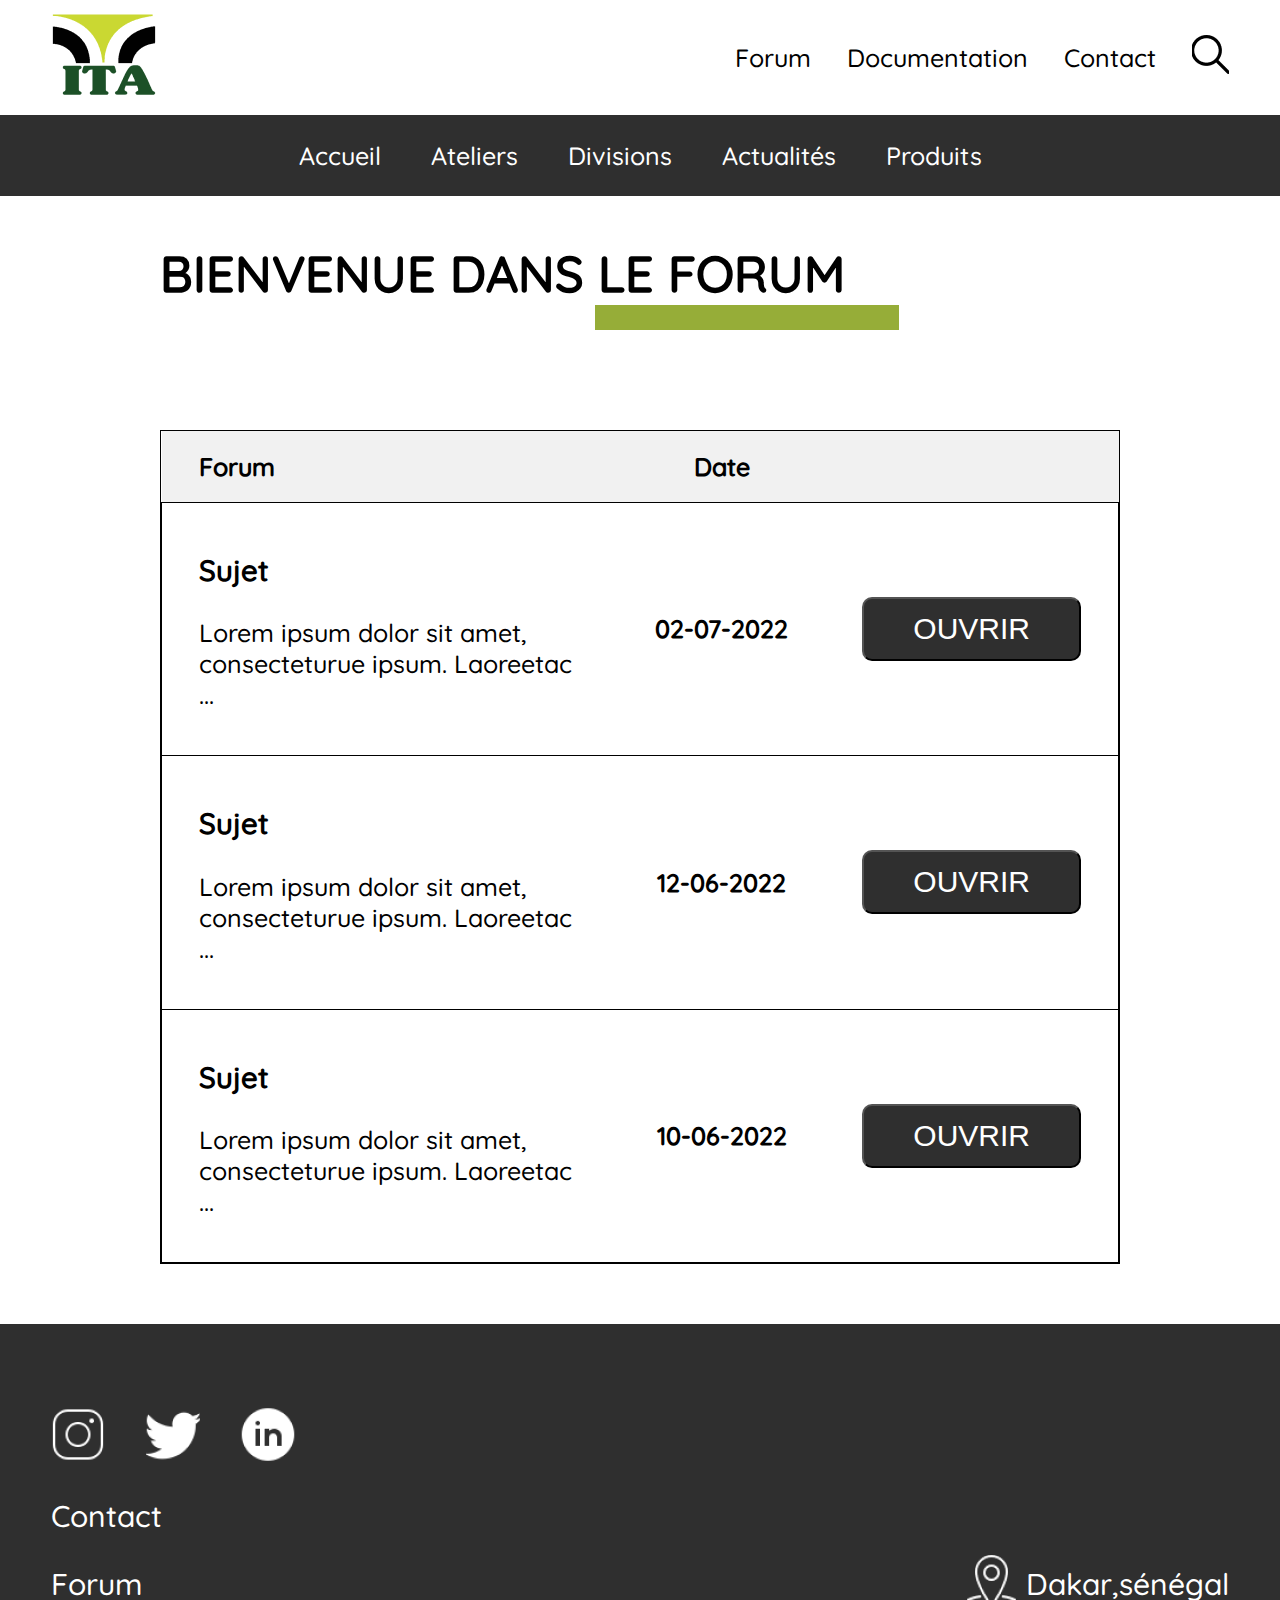
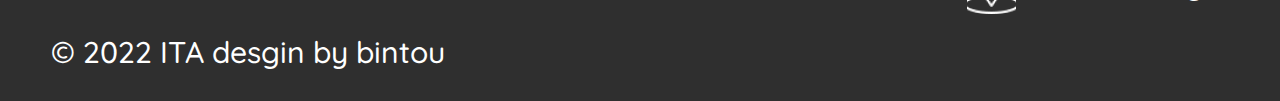
<file: page/form.html>
<!DOCTYPE html>
<html lang="fr">
<head>
    <meta charset="UTF-8">
    <meta name="viewport" content="width=device-width, initial-scale=1.0">
    <title>Form</title>
    <link rel="shortcut icon" href="../favicon.png" type="image/x-icon">
    <link rel="stylesheet" href="../assets/css/style.css">
</head>
<body>
    <div class="">
            <!-- /******** MENU *************/ -->
            <header class="container-content" >
              <div class="content-social">
                  <div class="logo">
                      <img src="../assets/images/icon/logo.png" alt="Logo">
                  </div>
                  <ul class="liste-social">
                      <li class="link-social"><a href="../page/form.html">Forum</a></li>
                      <li class="link-social"><a href="#">Documentation</a></li>
                      <li class="link-social"><a href="../page/contact.html">Contact</a></li>
                      <li class="link-social"><a href="#">
                          <img src="../assets/images/icon/search.png" alt="Search">
                      </a></li>
                  </ul>
              </div>
              <div class="content-header">
                  <ul class="liste-header">
                      <li class="link-header"><a href="../index.html">Accueil</a></li>
                      <li class="link-header"><a href="#">Ateliers</a></li>
                      <li class="link-header"><a href="#">Divisions</a></li>
                      <li class="link-header"><a href="#">Actualités</a></li>
                      <li class="link-header"><a href="#">Produits</a></li>
                  </ul>
              </div>
              <div id="top">
                  <a href="#"  class="logo-mobile"><img class="m-auto " style="height: 50px;" src="../assets/images/icon/logo.png" alt=""></a>
                  <a href="#menus" class="modalOpen" hidden><img src="../assets/images/icon/icons8-hamburger-menu-33.png" alt=""></a>
                  <nav id="menus">
                    <a href="#" class="modalClose" hidden></a>
                    <div class="menu-mobile-content">
                      <div class="menu-mobile">
                          <a href="../index.html">
                              <img  src="../assets/images/icon/logo.png" style="height: 50px;"  alt="">
                          </a>
                          <a href="#" class="modalClose" hidden>
                              <img src="../assets/images/icon/icons8-close-33.png" style="height: 40px;" alt="">
                          </a>
                      </div>
      
                      <ul class="liste-social-mobile">
                          <li><a href="../page/form.html">Form</a></li>
                          <li><a href="#">Documentation</a></li>
                          <li><a href="../page/contact.html">Contact</a></li>
                          <li><a href="#">
                              <img src="../assets/images/icon/search.png" alt="">
                          </a></li>
                      </ul>
  
                      <ul class="liste-header-mobile">
                          <li><a href="../index.html">Accueil</a></li>
                          <li><a href="#">Ateliers</a></li>
                          <li><a href="#">Divisions</a></li>
                          <li><a href="#">Actualités</a></li>
                          <li><a href="#">Produits</a></li>
                      </ul>
                      
                      
                    </div>
                  </nav>
              
              </div>
          </header>
    
        
    </div>

        <div class="content-form">
            <h2 class="title-default">BIENVENUE DANS LE FORUM</h2>
            <div class="form-liste">
                    <table class="tableaux-computer">
                        
                        <thead>
                            <tr>
                                <th >Forum</th>
                                <th>Date</th>
                                <th>&nbsp;</th>
                            </tr>
                        </thead>
                        <tbody>
                            <tr>
                                <th>
                                  <h3><b>Sujet</b></h3>
                                  <p style="font-weight: normal;">Lorem ipsum dolor sit amet, 
                                  consecteturue ipsum. Laoreetac ...</p> 
                              </th>
                                <th>02-07-2022</th>
                                <th><button>OUVRIR</button></th>
                              </tr>
                              <tr>
                                <th>
                                  <h3><b>Sujet</b></h3>
                                  <p style="font-weight: normal;">Lorem ipsum dolor sit amet, 
                                  consecteturue ipsum. Laoreetac ...</p> 
                                  </th>
                                <th>12-06-2022</th>
                                <th><button>OUVRIR</button></th>
                              </tr>
                              <tr>
                                <th>
                                  <h3><b>Sujet</b></h3>
                                  <p style="font-weight: normal;">Lorem ipsum dolor sit amet, 
                                  consecteturue ipsum. Laoreetac ...</p> 
                                  </th>
                                <th>10-06-2022</th>
                                <th><button>OUVRIR</button></th>
                              </tr>
                        </tbody>
                        
                    </table>

                    <table class="tableaux-mobile">
                        
                            <tr class="bg-thead">
                                <th style="text-align: center;"> Forum</th>
                            </tr>
                            <tr>
                                <th>
                                  <h3><b>Sujet</b></h3>
                                  <p style="font-weight: normal;">Lorem ipsum dolor sit amet, 
                                  consecteturue ipsum. Laoreetac ...</p></th>
                              </tr>
                              <tr class="bg-thead">
                                <th>Data</th>
                            </tr>
                              <tr>
                                <th>02-07-2022</th>
                                <th><button>OUVRIR</button></th>
                              </tr>
                              <tr class="bg-thead">
                                <th>Forum</th>
                            </tr>
                              <tr>
                                <th>
                                  <h3><b>Sujet</b></h3>
                                  <p style="font-weight: normal;">Lorem ipsum dolor sit amet, 
                                  consecteturue ipsum. Laoreetac ...</p></th>
                              </tr>
                              <tr class="bg-thead">
                                <th>Data</th>
                            </tr>
                              <tr>
                                <th>02-07-2022</th>
                                <th><button>OUVRIR</button></th>
                              </tr>

                              <tr class="bg-thead">
                                <th>Forum</th>
                            </tr>
                              <tr>
                                <th>
                                  <h3><b>Sujet</b></h3>
                                  <p style="font-weight: normal;">Lorem ipsum dolor sit amet, 
                                  consecteturue ipsum. Laoreetac ...</p> 
                                  </th>
                              </tr>
                              <tr class="bg-thead">
                                <th>Data</th>
                            </tr>
                              <tr>
                                <th>12-06-2022</th>
                                <th><button>OUVRIR</button></th>
                              </tr>

                              <tr class="bg-thead">
                                <th>Forum</th>
                            </tr>
                              <tr>
                                <th>
                                  <h3><b>Sujet</b></h3>
                                  <p style="font-weight: normal;">Lorem ipsum dolor sit amet, 
                                  consecteturue ipsum. Laoreetac ...</p> 
                                  </th>
                              </tr>
                              <tr class="bg-thead">
                                <th>Data</th>
                            </tr>
                              <tr>
                                <th>10-06-2022</th>
                                <th><button>OUVRIR</button></th>
                              </tr>
                        
                    </table>
            </div>
        </div>
        

        <footer>
            <div class="content-footer">
                <div class="reseaux-sociaux">
                    <a href="#">
                        <img src="../assets/images/icon/instagram.png" alt="instagram">
                    </a>
                    <a href="#">
                        <img src="../assets/images/icon/linkedin.png" alt="linkedin">
                    </a>
                    <a href="#">
                        <img src="../assets/images/icon/twitter.png" alt="twitter">
                    </a>
                </div>
                <div class="categorie-footer">
                    <div class="mini-menu-footer">
                        <ul class="liste-mini">
                            <li><a href="#">Contact</a></li>
                            <li><a href="#">Forum</a></li>
                            <li>© 2022 ITA desgin by bintou </li>
                        </ul>
                        <div class="location-footer">
                            <img src="../assets/images/icon/location.png" alt="location">
                            <p>Dakar,sénégal</p>
                        </div>
                    </div>
                </div>
            </div>
        </footer>

    <script src="../app.js"></script>
</body>
</html>
</file>
<file: assets/css/style.css>
body {
    margin: 0;
    font-family: 'Quicksand';
}

/***** font family ****/
@font-face {
    font-family: 'Quicksand';
    src: url('../font-family/Quicksand/Quicksand-Medium.ttf'),
        url('../font-family/Quicksand/Quicksand-Regular.ttf');
}
/********************/

.container-content {
    position: fixed;
    z-index: 50;
    width: 100%;
    background: #fff;
    left: 0;
    top: 0;
}


/*********** Header *********/

header {
    font-size: 25px;
}

.content-social {
    display: flex;
    justify-content: space-between;
    height: 115px;
    align-items: center;
    max-width: 92%;
    margin: auto;
}

.liste-social {
    display: flex;
    gap: 36px;
    color: #000;
    align-items: center;
}

.link-social {
    list-style: none;
}

.link-social a{
    text-decoration: none;
    color: #000;
}

/* .logo {
    height: 84px;
}

.logo {
    height: 100%;
} */

.liste-header {
    display: flex;
    list-style: none;
    gap: 50px;
    padding: 0px;
}

.link-header a{
    text-decoration: none;
    color: #fff;
}

.content-header {
    display: flex;
    justify-content: center;
    background-color: #2F2F2F;
    /* position: fixed; */
    width: 100%;
    left: 0;
}

/*********** BANNER **********/

.Banner {
    height: 100vh;
    display: flex;
    align-items: flex-end;
}

.content-banner {
    height: 100%;
}



/* SLIDER BANNER  */

.custom-slider { 
    display: block;
    height: 100%;
 }
        .slide-container {
            position: relative;
            margin: auto;
            height: 100%;
        }
        .prev, .next {
            cursor: pointer;
            position: absolute;
            top: 50%;
            transform: translateY(-50%);
            width: 101px;
            height: 162px;
            display: flex;
            align-items: center;
            justify-content: center;
            color: white;
            font-size: 30px;
            background: rgba(255, 255, 255, 0.42);
            transition: background-color 0.6s ease;
        }
        .prev{ left: 0px; }
        .next { right: 0px; }
        .prev:hover, .next:hover {
            /* background-color: rgba(0,0,0,0.5); */
        }
        .slide-text {
            position: absolute;
            color: #ffffff;
            padding: 15px;
            bottom: 136px;
            width: 100%;
            text-align: center;
            font-weight: 500;
            background: rgba(0, 0, 0, 0.45);
        }
        .slide-text h2 {
            font-size: 45px;
            margin: 0;
        }

        .slide-text p {
            font-size: 30px;
            margin-top: 15px;
            margin-bottom: 0;
        }
        .slide-index {
            color: #ffffff;
            font-size: 13px;
            padding: 15px;
            position: absolute;
            top: 0;
        }
        .slide-img{
            width: 100%;
            height: 100%;
            object-fit: cover;
            object-position: center;
        }
        .slide-dot{ text-align: center; }
        .dot {
            cursor: pointer;
            height: 90px;
            padding: 10px;
            width: 90px;
            margin: 0 2px;
            background-color: #999999;
            display: inline-block;
            overflow: hidden;
            transition: background-color 0.6s ease;
        }

        .dot img{
            height: 100%;
            width: 100%;
            object-fit: cover;
        }
        .active, .dot:hover { background-color: yellow; }
        .fade {
            animation-name: fade;
            animation-duration: 1s;
        }
        @keyframes fade {
            from {opacity: 0}
            to {opacity: 1}
        }


/*********** CONTENT PAGE ************/

.container-page {
    max-width: 86%;
    margin: auto;
}

.content-page {
    display: flex;
    justify-content: space-between;
    margin-top: 100px;
    flex-wrap: wrap;
    margin-bottom: 100px;
    gap: 40px;
}

.link-page {
    text-decoration: none;
    position: relative;
    width: 31%;
    border-radius: 20px;
    border: 1px solid #000;
    background: #FFF;
    box-shadow: 0px 4px 4px 0px rgba(0, 0, 0, 0.50);
}

.description-page {
    font-size: 25px;
    padding: 20px;
}

.title-page-decri {
    color: #96AD38;
    margin-top: 0;
}

.paragraphe-page {
    color: #000;
    height: 130px;
    display: -webkit-box;
    -webkit-line-clamp: 4;
    -webkit-box-orient: vertical;
    overflow: hidden;
    margin-bottom: 70px;
}

.button-en-savoir-plus {
    background-color: #000;
    color: #fff;
    font-size: 25px;
    text-decoration: none;
    padding: 10px 15px;
    outline: none;
    border-radius: 10px;
    position: absolute;
    bottom: 20px;
}

.picture-page img {
    width: 100%;
}

.content-laboratoire {
    max-width: 92%;
    position: relative;
    margin: auto;
}

.content-laboratoire .title-default{
    font-size: 50px;
}

.content-laboratoire .title-default::after{
    margin-left: 65px;
}

.title-default {
    font-weight: 600;
    /* font-size: 50px; */
}

.title-default::after {
    content: ' ';
    width: 243px;
    height: 22px;
    flex-shrink: 0;
    background: #96AD38;
    display: flex;
    margin-left: 30px;
}

/************* CONTENUE 1 *****************/

.image-page {
    height: 82%;
    position: relative;
}

.image-page img{
    height: 100%;
    width: 100%;
}

.image-page h2{
    position: absolute;
    color: #fff;
    font-weight: 600;
    font-size: 70px;
    margin: auto;
    top: 0;
    text-align: center;
    height: 100%;
    background: #0000004f;
    width: 100%;
    display: flex;
    align-items: center;
    justify-content: center;
}

.content-contenue1 {
    max-width: 92%;
    margin: auto;
}

.content-contenue1 .title-default {
    font-size: 50px;
}

.content-contenue1 p {
    font-size: 30px;
}

.content-contenue1 .title-default::after {
    content: ' ';
    width: 304px;
    height: 23px;
    flex-shrink: 0;
    background: #96AD38;
    display: flex;
    margin-left: 81px;
}

.paragraphe-referance {
    display: flex;
    flex-wrap: wrap;
}

/****** FOOTER ***********/

footer {
    background: #2F2F2F;
}


.content-footer {
    display: flex;
    flex-direction: column;
    max-width: 92%;
    margin: auto;
}

.reseaux-sociaux {
    display: flex;
    gap: 41px;
    margin-top: 82px;
}

.mini-menu-footer {
    display: flex;
    font-size: 30px;
    color: #fff;
    justify-content: space-between;
    flex-wrap: wrap;
}

.location-footer {
    display: flex;
    align-items: center;
    gap: 10px;
}

.liste-mini {
    list-style: none;
    display: flex;
    flex-direction: column;
    gap: 30px;
    padding: 0px;
}

.liste-mini a{
    text-decoration: none;
    color: #fff;
}

/********* CONTACT  *********/

.content-contact {
    max-width: 80%;
    margin: auto;
    padding-top: 100px;
}

.contact {
    padding-top: 96px;
    padding-bottom: 96px;
}

.content-contact .title-default {
    font-size: 50px;
}

.content-contact .title-default::after {
    width: 304px;
    height: 25px;
    margin-left: 250px;
}


.content-contact form {
    font-size: 30px;
} 

.formulair-contact {
    display: flex;
    padding-top: 50px;
    flex-wrap: wrap-reverse;
    justify-content: space-between;
}

.content-contact form input{
    width: 527px;
    margin-top: 23px;
    margin-bottom: 23px;
    outline: none;
    font-size: 30px;
    padding-left: 21px;
    border-radius: 20px;
border: 1px solid #000;
    /* width: 100%; */
    height: 80px;
    flex-shrink: 0;
} 

.content-contact form label{
    margin-top: 43px;
} 

.content-contact form textarea{
    width: 100%;
    margin-top: 23px;
    padding-top: 15px;
    margin-bottom: 23px;
    outline: none;
    font-size: 30px;
    padding-left: 21px;
    border-radius: 20px;
border: 1px solid #000;
font-family: 'Quicksand';
} 


.content-contact form button{
    font-size: 30px;
    background-color: #000;
    border-radius: 20px;
    color: #fff;
    padding:14px 23px ;
} 


/************* FORM ************/

.content-form {
    max-width: 75%;
    margin: auto;
    padding-top: 200px;
}

.content-form .title-default{
    font-size: 50px;
}

.content-form .title-default::after {
    content: ' ';
    width: 304px;
    height: 25px;
    flex-shrink: 0;
    margin-left: 435px;
}

table {
    border: 1px solid #000;
    border-collapse: collapse;
    font-size: 30px;
    margin-bottom: 60px;
}

table h3{
    text-align: left;
}

table p{
    text-align: left;
}


tr {
    border: 1px solid #000;
}

th {
    padding:20px 37px ;
}

th:nth-child(2) {
    text-wrap:nowrap;
}

td {
    border: 1px solid #000;
    
}

thead tr:first-child{
    background: #d9d9d95e;
    border: 0px;
}

tr:first-child th:first-child{
    text-align: left;
}

table button {
    font-size: 30px;
    padding: 13px 49px;
    background-color: #2F2F2F;
    border-radius: 10px;
    color: #fff;
    outline: none;
}

.form-liste {
    margin-top: 100px;
}


/********** CONTENUE 2 **********/

.content-contenue2 {
    max-width: 92%;
    margin: auto;
    font-size: 30px;
    padding-bottom: 100px;
}


/************* HAMBURGER MENU ************/

#top {
    display: flex;
    background: #fff;
    align-items: center;
    position: fixed;
    z-index: 800;
    width: 100%;
    justify-content: space-between;
    left: 0;
}


#top a[class^="modal"] {
    display: block;
}
/* @media (min-width: 320px) */
#top .modalOpen {
    flex-grow: 0;
    /* padding: 0.875rem 1rem; */
    height: 40px;
    margin: 20px;
}
#top a {
    /* color: #FFF; */
    text-decoration: none;
}

#menus {
    display: flex;
    justify-content: center;
    position: fixed;
    left: -170vw;
    top: 0;
    opacity: 0;
    width: 100%;
    height: 100%;
    overflow: hidden;
    background: #0008;
    box-shadow: inset 0 0 128px 128px #0008;
    transition: left 0s 0.5s, opacity 0.5s;
    text-align: center;
    /* position: relative; */
    z-index: 600;
}

#top a[class^="modal"] {
    display: flex;
}
/* @media (min-width: 320px) */
#menus > .modalClose {
    position: absolute;
    top: 0;
    left: 0;
    width: 100%;
    height: 100%;
}


#menus .menu-mobile-content {
    width: 100%;
    height: 46%;
    flex-direction: column;
    position: relative;
    top: 0;
    padding-bottom: 1em;
    background: #fff;
    box-shadow: 0 0.5em 1em 0.5em #0008;
    transition: top 0.5s;
}

#menus > .menu-mobile-content {
    display: flex;
}

#menus > .menu-mobile-content:before {
    /* content: "Main Menu"; */
    display: block;
    text-align: left;
    font-size: 1.25em;
    padding: 1rem 1.25rem;
    color: #003459;
}

#menus > .menu-mobile-content > .modalClose:before {
    /* content: " "; */
    background-image: url(../assets/images/icon/icons8-hamburger-menu-33.png);
}
/* @media (min-width: 320px) */
#top .modalOpen:before, #menus > .menu-mobile-content > .modalClose:before {
    font-size: 2em;
    font-family: "Font Awesome 5 Free";
    font-weight: 900;
}

#menus:target {
    left: 0;
    opacity: 1;
    transition: left 0s, top 0.5s, opacity 0.5s;
}

.logo-mobile {
    margin: 20px;
}
.menu-mobile {
    display: flex;
    justify-content: space-between;
    padding: 20px;
}

.modalOpen img {
    height: 100%;
}

.modalClose {
    display: flex;
    align-items: center;
}

.liste-social-mobile a{
    color: #000;
}

.liste-social-mobile {
    list-style: none;
    font-size: 25px;
    padding: 0px;
    display: flex;
    flex-wrap: wrap;
    justify-content: center;
    /* flex-direction: column; */
    gap: 20px;
}

.liste-header-mobile {
    font-size: 25px;
    display: flex;
    flex-direction: column;
    list-style: none;
    gap: 20px;
    padding: 0px;
    background-color: #2F2F2F;
    padding-top: 50px;
    margin: 0px;
    padding-bottom: 50px;
}

.liste-header-mobile a {
    list-style: none;
    color: #fff;
    text-decoration: none;
}

/******** TABLEAUX ************/

.bg-thead {
    background: #d9d9d95e;
}

/********** SLIDE **************/

.slide {
    margin: 0;
    padding: 0;
    font-family: Arial, Helvetica, sans-serif;
    width: 100%;
    height: 100px;
    overflow-x: hidden;
}
 
/* .slide1 {
    background-image: url(
"./picture-1.jpg");
}
 
.slide2 {
    background-image: url(
"./picture-2.jpg");
}
 
.slide3 {
    background-image: url(
"./picture-3.jpg");
} */
 
.arrow {
    cursor: pointer;
    position: absolute;
    top: 50%;
    margin-top: -35px;
    width: 0;
    height: 0;
    border-style: solid;
}
 
#arrow-left {
    border-width: 20px 30px 20px 0;
    border-color: transparent red transparent transparent;
    left: 0;
    margin-left: 20px;
}
 
#arrow-right {
    border-width: 20px 0 20px 30px;
    border-color: transparent transparent transparent red;
    right: 0;
    margin-right: 20px;
}

.slider-laboratoire {
    /* height: 800px; */
    position: relative;
    max-width: 85%;
    margin: auto;
}

.custom-slider-labo {
    gap: 10px;
}

.picture-labo p{
    position: absolute;
    bottom: 10px;
    font-size: 30px;
    color: #fff;
    left: 10px;
}

.picture-labo img{
    width: 100%;
}

.picture-labo {
    position: relative;
    width: 34%;
}




/************** RESPONSIVE *****************/

@media (min-width:320px) {

    /****** banner ****/

    .Banner {
        overflow: hidden;
    }

    .slide-text h2{
        font-size: 28px;
    }

    .slide-text p{
        font-size: 25px;
    }

    .prev, .next {
        width: 70px;
        height: 100px;
    }

    .prev img, .next img{
        height: 50px;
    }

    .link-page {
        width: 100%;
        border-radius: 30px;
    }

    /****** MENU  **********/

    .content-social {
        display: none;
    }

    .content-header {
        display: none;
    }

    #top {
        display: flex;
    }

    /******* FOOTER *********/

    .reseaux-sociaux {
        justify-content: center;
    }

    .mini-menu-footer {
        justify-content: center;
        font-size: 25px;
    }

    .liste-mini {
        text-align: center;
    }

    /****** FORM PAGE*********/

    .tableaux-mobile {
        display: table;
        font-size: 25px;
    }

    .tableaux-mobile tr {
        display: flex;
        flex-direction: column;
    }

    .tableaux-computer {
        display: none;
    }

    .content-form {
        max-width: 92%;
        padding-top: 65px;
    }

    .content-form .title-default::after {
        margin-left: 10px;
    }

    .content-form .title-default{
       font-size: 40px;
    }

    .form-liste {
        margin-top: 40px;
    }

    /********** CONTENUE ***************/

    .banner-contenue {
        height: 100%;
        display: flex;
        align-items: flex-end;
    }

    .image-page {
        margin-top: 100px;
    }

    .image-page h2{
        font-size: 40px;
    }

    .content-contenue1 .title-default {
        font-size: 40px;
    }

    .content-contenue1 p{
        font-size: 25px;
    }

    .paragraphe-referance img{
        width: 100%;
    }

    .paragraphe-referance {
        flex-wrap: wrap;
    }

    /********* CONTENUE 2 **************/

    .content-contenue2 {
        font-size: 25px;
    }


    /********* CONTACT ****************/

    .content-contact .title-default::after {
        margin-left: 30px;
    }

    .content-contact form input {
        width: 330px;
        height: 65px;
        font-size: 25px;
    }

    .content-contact form {
        font-size: 25px;
    }

    .content-contact form button {
        font-size: 25px;
    }

    .content-contact form textarea {
        font-size: 25px;
    }

    .content-contact .title-default {
        font-size: 35px;
    }

    .contact {
        padding-top: 0px;
    }

    .formulair-contact {
        padding-top: 0px;
    }


    /****** SLIDER *****/

    .picture-labo {
        width: 100%;
    }


    .picture-labo:nth-child(2){
        display: none;
    }

    .picture-labo:nth-child(3){
        display: none;
    }

    .slider-laboratoire {
        max-width: 100%;
    }
}

@media (min-width:768px) {

    /***** BANNER *****/

    .slide-text h2{
        font-size: 45px;
    }

    .slide-text p{
        font-size: 30px;
    }

    .prev, .next {
        width: 101px;
        height: 162px;
    }

    .link-page {
        width: 70%;
    }

    .content-page {
        justify-content: center;
    }
    
    /****** MENU  **********/

    .content-social{
        display: flex;
    }

    .content-header {
        display: flex;
    }

    #top {
        display: none;
    }

    /******* FOOTER *********/

    .reseaux-sociaux {
        justify-content: flex-start;
    }

    .mini-menu-footer {
        justify-content: space-between;
        font-size: 30px;
    }

    .liste-mini {
        text-align: left;
    }

    /****** FORM PAGE*********/

    /* .tableaux-mobile {
        
    } */

    /*.tableaux-computer {
        display: block;
    } */

    .content-form {
        max-width: 75%;
        padding-top: 200px;
    }

    

    .content-form .title-default{
        font-size: 50px;
     }

     .form-liste {
        margin-top: 100px;
    }

   /********** CONTENUE ***************/

   .banner-contenue {
    height: 100vh;
    }

    .image-page {
        margin-top: 0px;
    }

    .image-page h2{
        font-size: 70px;
    }

    .content-contenue1 .title-default {
        font-size: 50px;
    }

    .content-contenue1 p{
        font-size: 30px;
    }

    .paragraphe-referance img{
        width: auto;
    }

    /********* CONTENUE 2 **************/

    .content-contenue2 {
        font-size: 30px;
    }

    /********* CONTACT ****************/

     .content-contact .title-default::after {
        margin-left: 250px;
    }

    .content-contact form input {
        width: 527px;
        height: 80px;
        font-size: 30px;
    }

    .content-contact form {
        font-size: 30px;
    }

    .content-contact form button {
        font-size: 30px;
    }

    .content-contact form textarea {
        font-size: 30px;
    }

    .content-contact .title-default {
        font-size: 50px;
    }

    .contact {
        padding-top: 96px;
    }

    .formulair-contact {
        padding-top: 50px;
    }
}

@media (min-width:1024px) {
    /***** BANNER *****/

    .link-page {
        width: 45%;
    }

    .content-page {
        justify-content: space-between;
    }

     /****** FORM PAGE*********/

     .tableaux-mobile {
        display: none;
    }

    .tableaux-computer {
        display: block;
        font-size: 25px;
    }

    .content-form .title-default::after {
        margin-left: 435px;
    }

    
    /****** SLIDER *****/

    .picture-labo {
        width: 50%;
    }


    .picture-labo:nth-child(2){
        display: block;
    }

    .slider-laboratoire {
        max-width: 92%;
    }


}

@media (min-width:1440px) {
    /***** BANNER *****/

    .link-page {
        width: 31%;
        border-radius: 20px;
    }

    /****** FORM PAGE*********/

    .tableaux-computer {
        font-size: 30px;
    }

    /******** CONTENUE 1 *********/

    .paragraphe-referance {
        flex-wrap: nowrap;
    }


    /****** SLIDER *****/

    .picture-labo {
        width: 34%;
    }


    .picture-labo:nth-child(3){
        display: block;
    }


}
</file>
